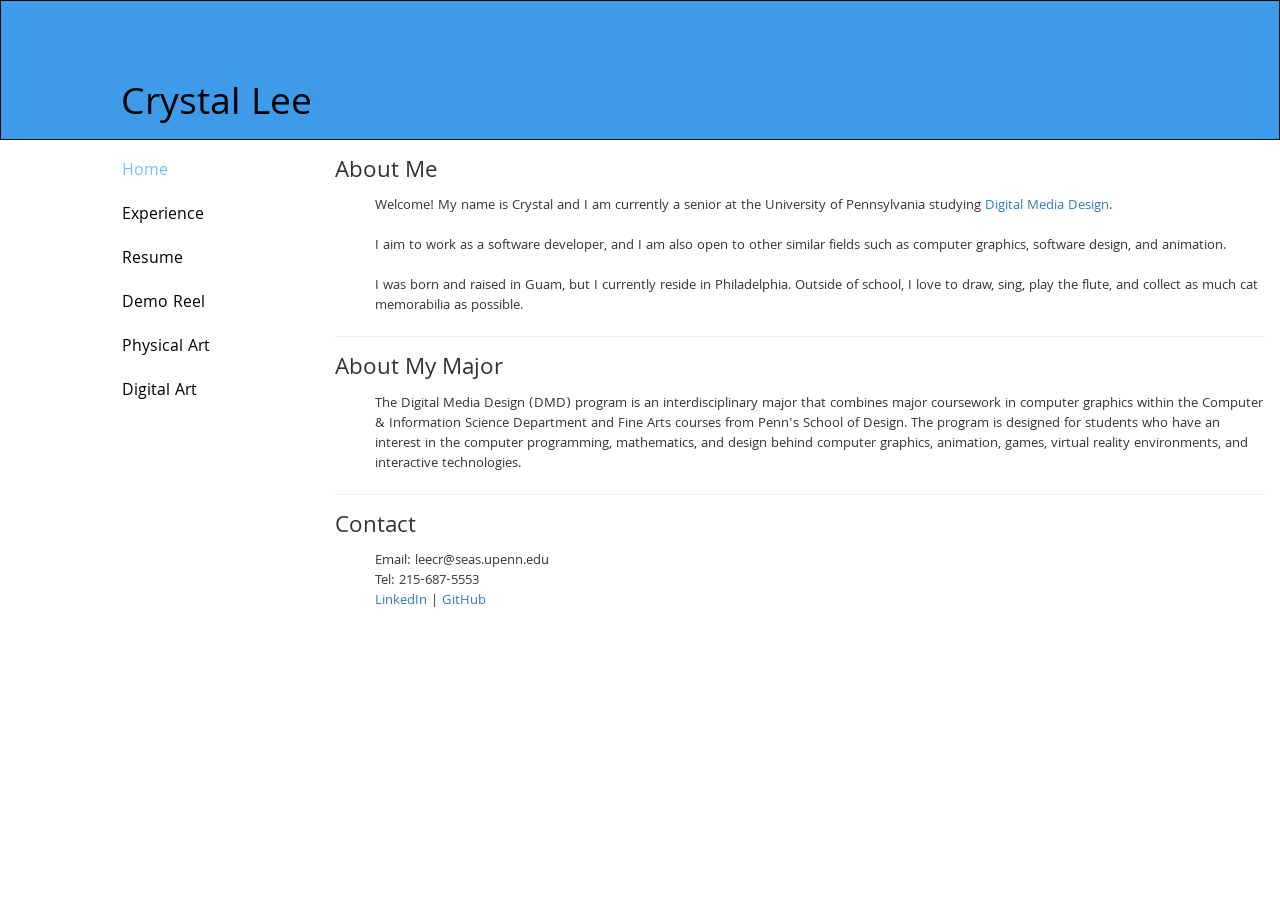
<file: index.html>
<!DOCTYPE html>
<html lang="en">
<head>
  <meta charset="utf-8">
    <meta http-equiv="X-UA-Compatible" content="IE=edge">
    <meta name="viewport" content="width=device-width, initial-scale=1">
    <!-- The above 3 meta tags *must* come first in the head; any other head content must come *after* these tags -->
    <meta name="description" content="">
    <meta name="author" content="">

  <title>Home</title>

  <!-- Bootstrap core CSS -->
  <link href="dist/css/bootstrap.min.css" rel="stylesheet">

  <!-- IE10 viewport hack for Surface/desktop Windows 8 bug -->
  <link href="assets/css/ie10-viewport-bug-workaround.css" rel="stylesheet">

  <!-- Custom styles for this template -->
  <link href="css/home.css" rel="stylesheet">
</head>
<body>

<nav class="navbar navbar-inverse" style="background-color: #3E9BE9;">
  <div class="container-fluid">
    <div class="navbar-header">
      <button type="button" class="navbar-toggle" data-toggle="collapse" data-target="#myNavbar">
        <span class="icon-bar"></span>
        <span class="icon-bar"></span>
        <span class="icon-bar"></span>                        
      </button>
      <a class="navbar-brand" href="#">Crystal Lee</a>
    </div>
    <!-- <div class="collapse navbar-collapse" id="myNavbar">
      <ul class="nav navbar-nav">
        <li class="active"><a href="#">Home</a></li>
        <li><a href="#">About</a></li>
        <li><a href="#">Projects</a></li>
        <li><a href="#">Contact</a></li>
      </ul>
    </div> -->
  </div>
</nav>
  
<div class="container-fluid text-center">    
  <div class="row content">
    <!-- <div class="col-sm-2 sidenav">
      <p><a href="#">Home</a></p>
      <p><a href="#">Coding Projects</a></p>
      <p><a href="#">Resume</a></p>
      <p><a href="#">Demo Reel</a></p>
      <p><a href="#">Physical Art</a></p>
      <p><a href="#">Digital Art</a></p>
    </div> -->
    <div class="col-sm-2 col-sm-offset-1 sidenav">
          <ul class="nav nav-sidebar">
            <li class="active"><a href="#">Home<span class="sr-only">(current)</span></a></li>
            <li><a href="projects.html">Experience</a></li>
            <li><a href="resume.pdf" target="_blank">Resume</a></li>
            <li><a href="demoreel.html">Demo Reel</a></li>
            <li><a href="physicalart.html">Physical Art</a></li>
            <li><a href="digitalart.html">Digital Art</a></li>
          </ul>
    </div>

    <div class="col-sm-9 text-left"> 
      <h3>About Me</h3>
      <p style="margin-left: 40px">Welcome! My name is Crystal and I am currently a senior at the University of Pennsylvania studying <a href="http://cg.cis.upenn.edu/dmd_program.html">Digital Media Design</a>.
        <br>
      <br>I aim to work as a software developer, and I am also open to other similar fields such as computer graphics, software design, and animation.
      <br>
      <br>I was born and raised in Guam, but I currently reside in Philadelphia. Outside of school, I love to draw, sing, play the flute, and collect as much cat memorabilia as possible.</p>
      <hr>
      <h3>About My Major</h3>
      <p style="margin-left: 40px">The Digital Media Design (DMD) program is an interdisciplinary major that combines major coursework in computer graphics within the Computer & Information Science Department and Fine Arts courses from Penn's School of Design. The program is designed for students who have an interest in the computer programming, mathematics, and design behind computer graphics, animation, games, virtual reality environments, and interactive technologies.
</p>
      <hr>
      <h3>Contact</h3>
      <p style="margin-left: 40px">Email: leecr@seas.upenn.edu
        <br>
        Tel: 215-687-5553
        <br>
        <a href="https://linkedin.com/in/crystal-lee-a27075135/">LinkedIn</a> | <a href="https://github.com/leecr97">GitHub</a></p>
    </div>
    <!-- <div class="col-sm-2 sidenav">
      <div class="well">
        <p>ADS</p>
      </div>
      <div class="well">
        <p>ADS</p>
      </div>
    </div> -->
  </div>
</div>

<!-- <footer class="container-fluid text-center">
  <p>Footer Text</p>
</footer> -->


</body>
</html>
</file>
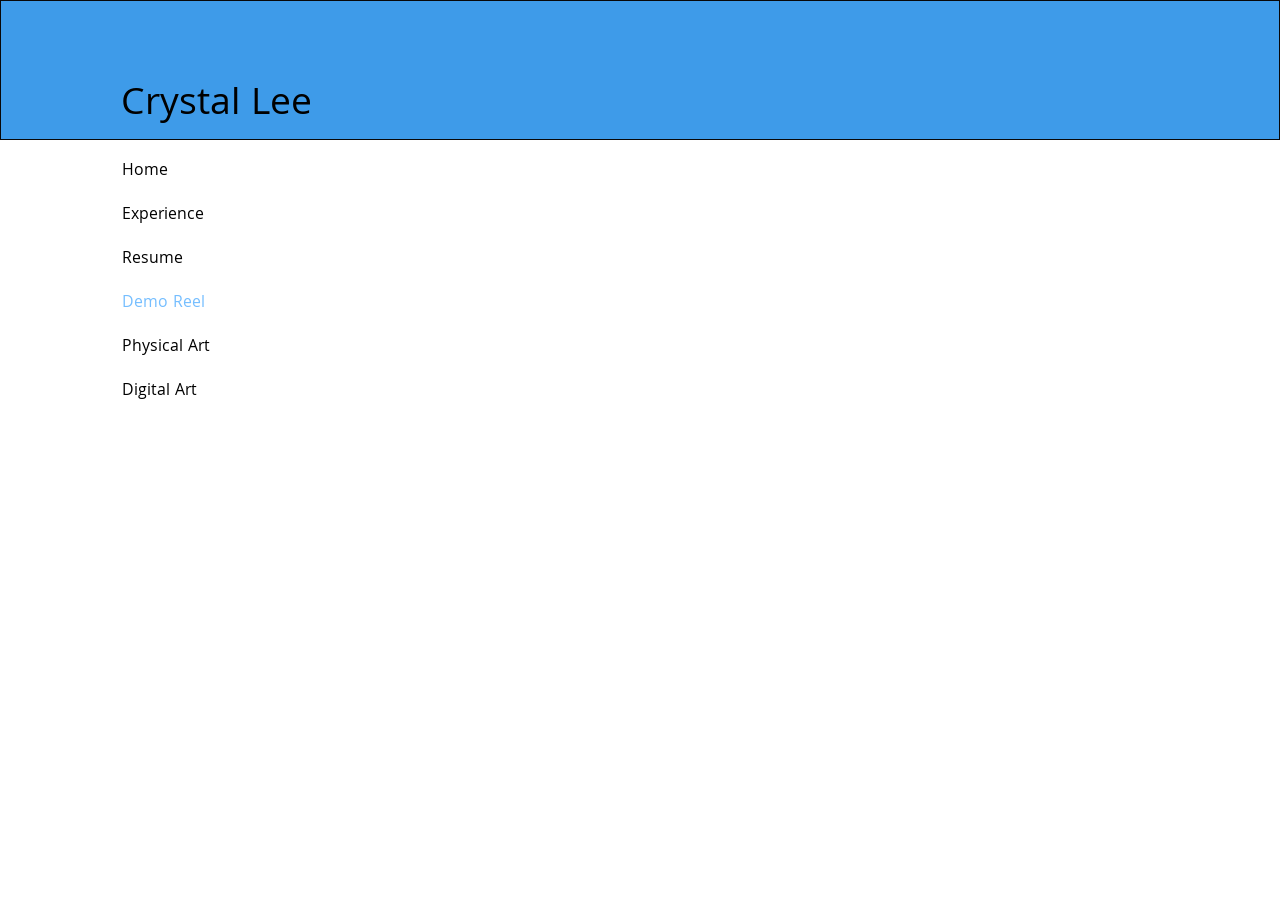
<file: demoreel.html>
<!DOCTYPE html>
<html lang="en">
<head>
  <meta charset="utf-8">
    <meta http-equiv="X-UA-Compatible" content="IE=edge">
    <meta name="viewport" content="width=device-width, initial-scale=1">
    <!-- The above 3 meta tags *must* come first in the head; any other head content must come *after* these tags -->
    <meta name="description" content="">
    <meta name="author" content="">

  <title>Demo Reel</title>

  <!-- Bootstrap core CSS -->
  <link href="dist/css/bootstrap.min.css" rel="stylesheet">

  <!-- IE10 viewport hack for Surface/desktop Windows 8 bug -->
  <link href="assets/css/ie10-viewport-bug-workaround.css" rel="stylesheet">

  <!-- Custom styles for this template -->
  <link href="css/home.css" rel="stylesheet">
</head>
<body>

<nav class="navbar navbar-inverse" style="background-color: #3E9BE9;">
  <div class="container-fluid">
    <div class="navbar-header">
      <button type="button" class="navbar-toggle" data-toggle="collapse" data-target="#myNavbar">
        <span class="icon-bar"></span>
        <span class="icon-bar"></span>
        <span class="icon-bar"></span>                        
      </button>
      <a class="navbar-brand" href="index.html">Crystal Lee</a>
    </div>
    <!-- <div class="collapse navbar-collapse" id="myNavbar">
      <ul class="nav navbar-nav">
        <li class="active"><a href="#">Home</a></li>
        <li><a href="#">About</a></li>
        <li><a href="#">Projects</a></li>
        <li><a href="#">Contact</a></li>
      </ul>
    </div> -->
  </div>
</nav>
  
<div class="container-fluid text-center">    
  <div class="row content">
    <!-- <div class="col-sm-2 sidenav">
      <p><a href="#">Home</a></p>
      <p><a href="#">Coding Projects</a></p>
      <p><a href="#">Resume</a></p>
      <p><a href="#">Demo Reel</a></p>
      <p><a href="#">Physical Art</a></p>
      <p><a href="#">Digital Art</a></p>
    </div> -->
    <div class="col-sm-2 col-sm-offset-1 sidenav">
          <ul class="nav nav-sidebar">
            <li><a href="index.html">Home</a></li>
            <li><a href="projects.html">Experience</a></li>
            <li><a href="resume.pdf" target="_blank">Resume</a></li>
            <li class="active"><a href="#">Demo Reel<span class="sr-only">(current)</span></a></li>
            <li><a href="physicalart.html">Physical Art</a></li>
            <li><a href="digitalart.html">Digital Art</a></li>
          </ul>
    </div>

<div class="col-sm-9 video">
  <br>
    <iframe src="https://player.vimeo.com/video/323376574" width="640" height="360" frameborder="0" webkitallowfullscreen mozallowfullscreen allowfullscreen></iframe>

</div>


    <!-- <div class="col-sm-2 sidenav">
      <div class="well">
        <p>ADS</p>
      </div>
      <div class="well">
        <p>ADS</p>
      </div>
    </div> -->
  </div>
</div>

<!-- <footer class="container-fluid text-center">
  <p>Footer Text</p>
</footer> -->


</body>
</html>
</file>
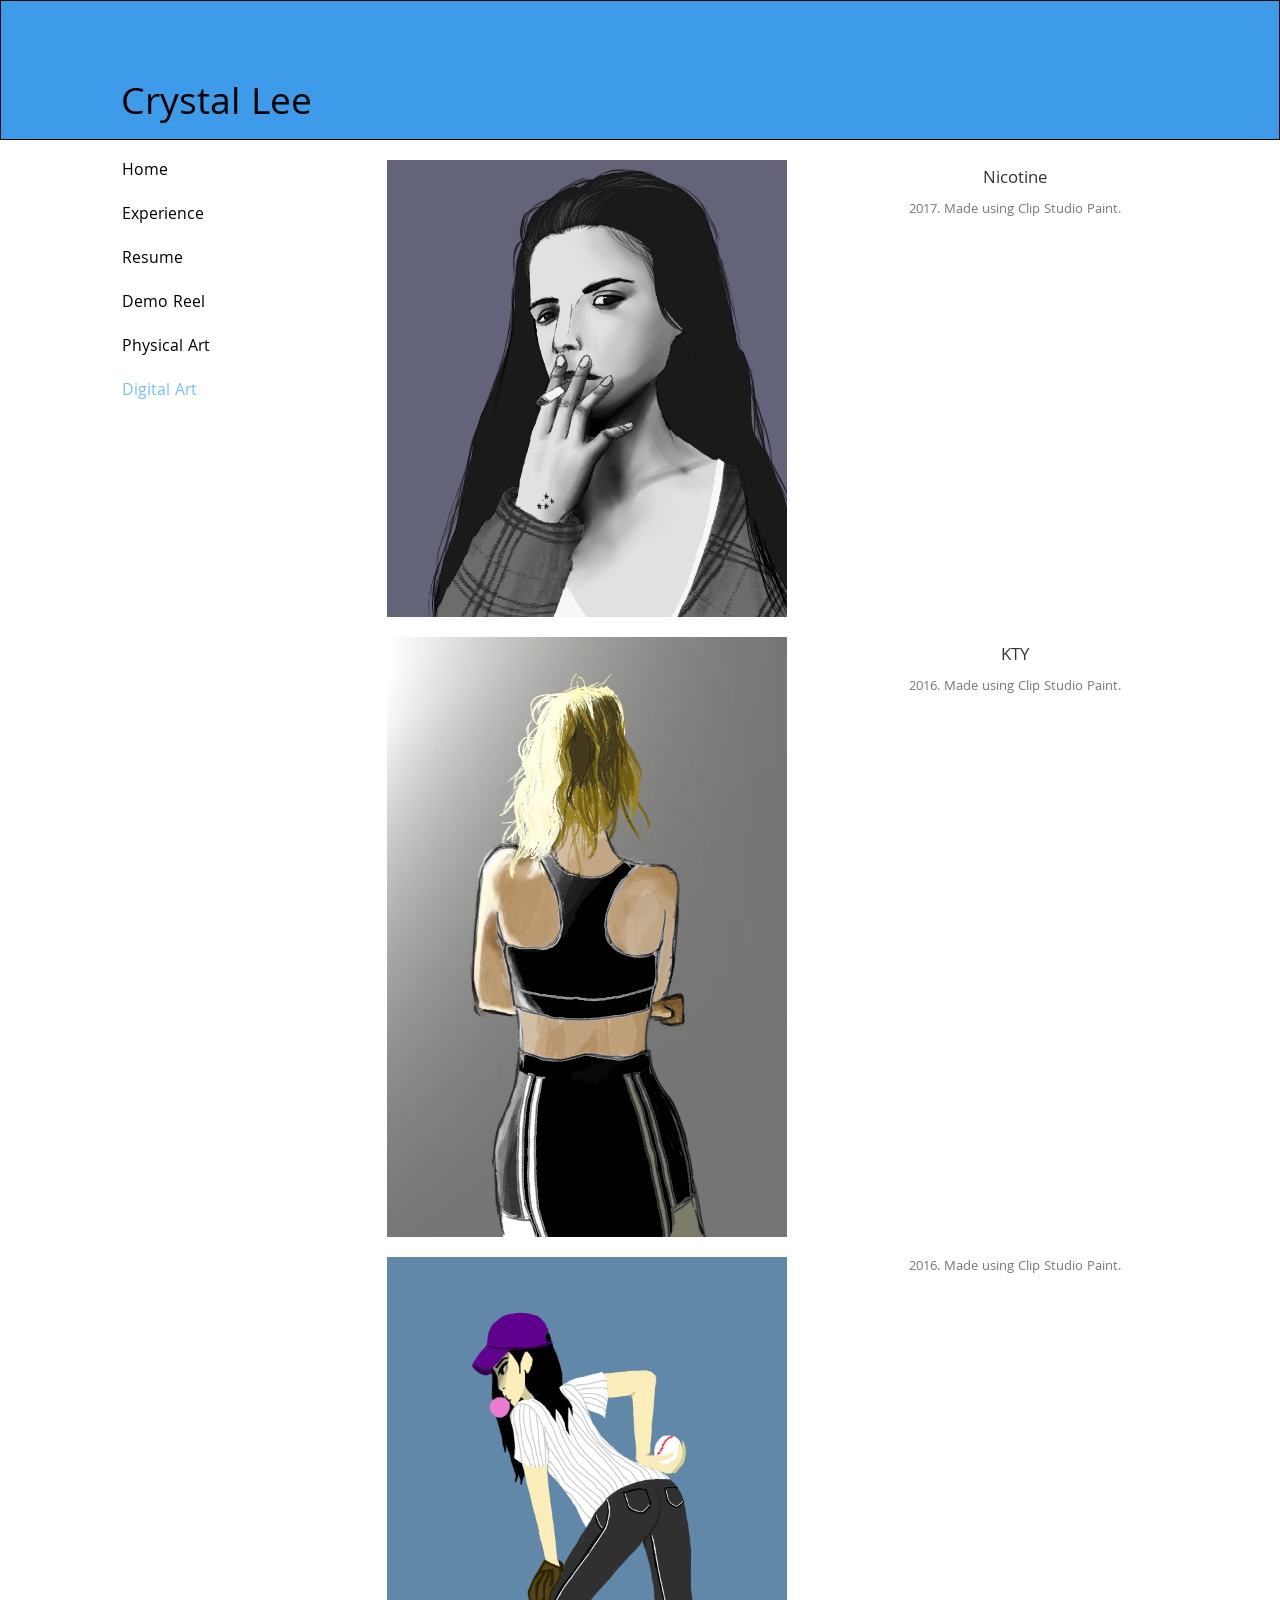
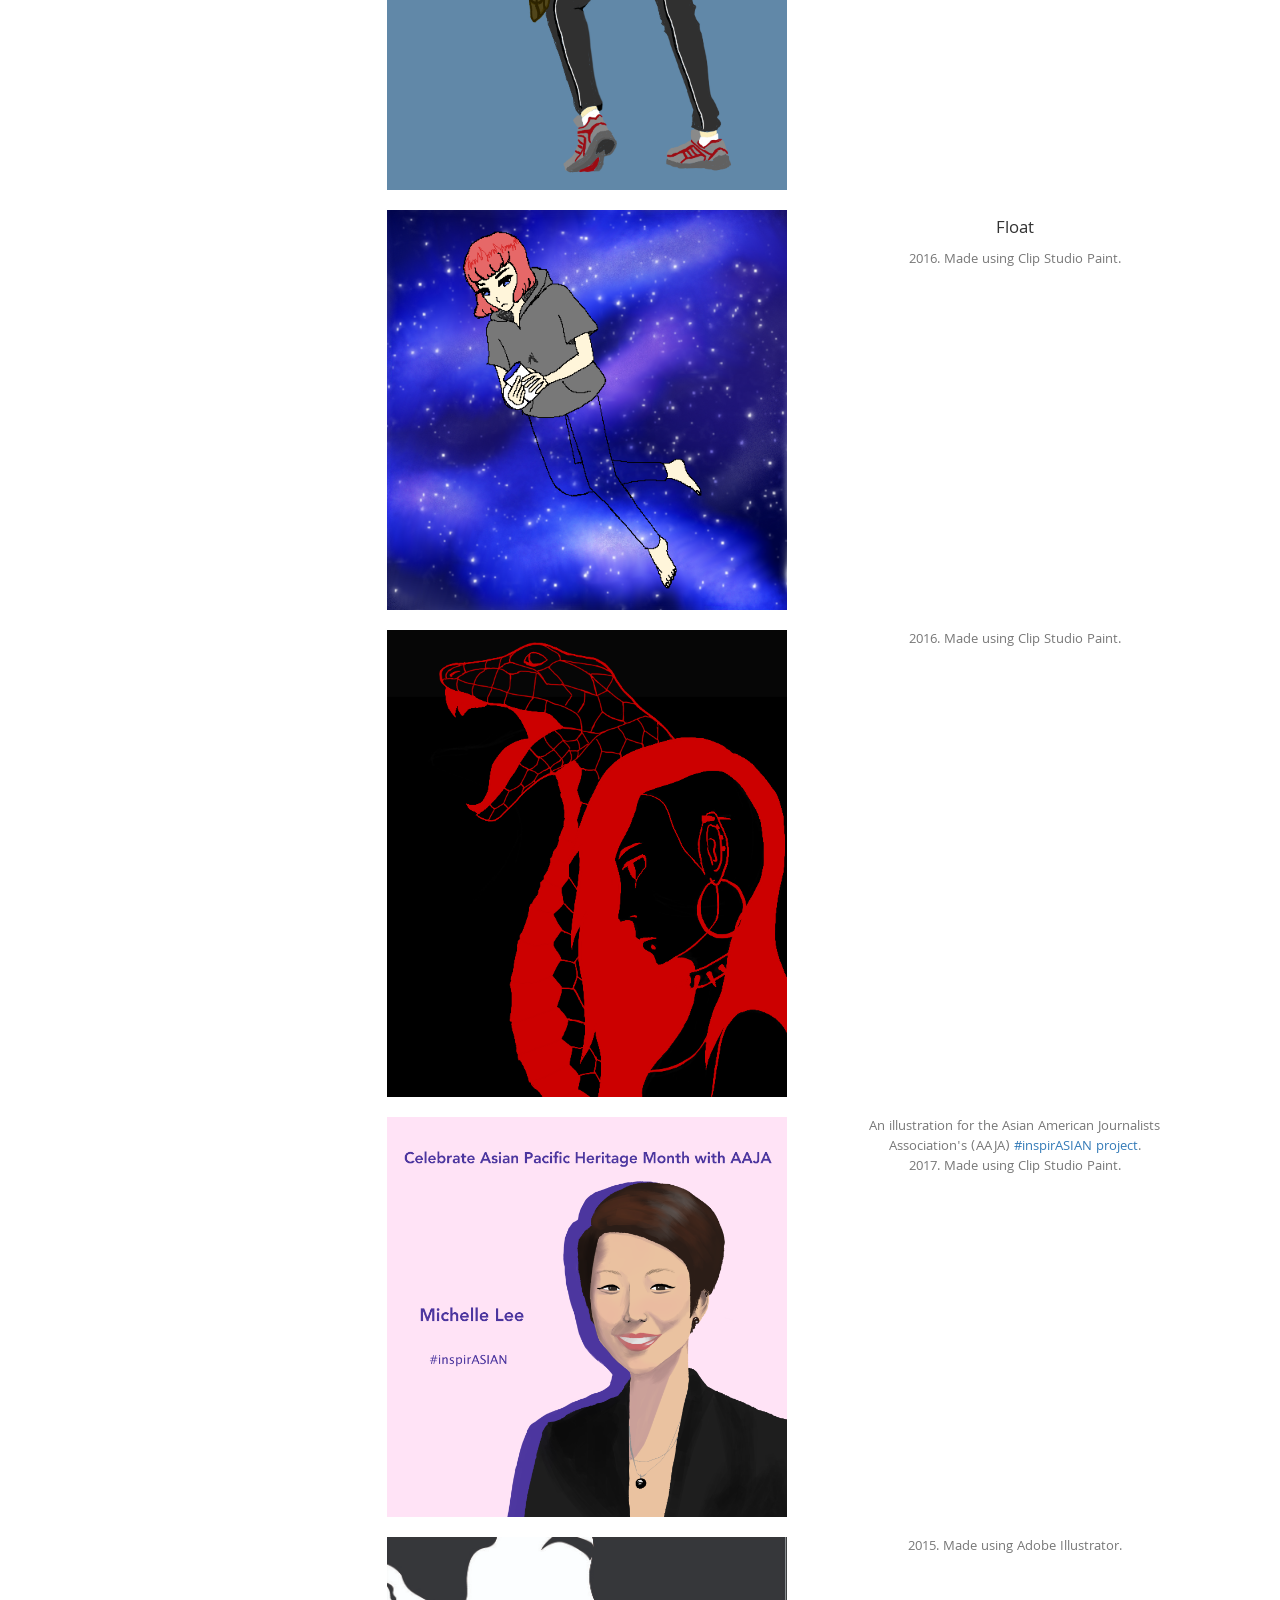
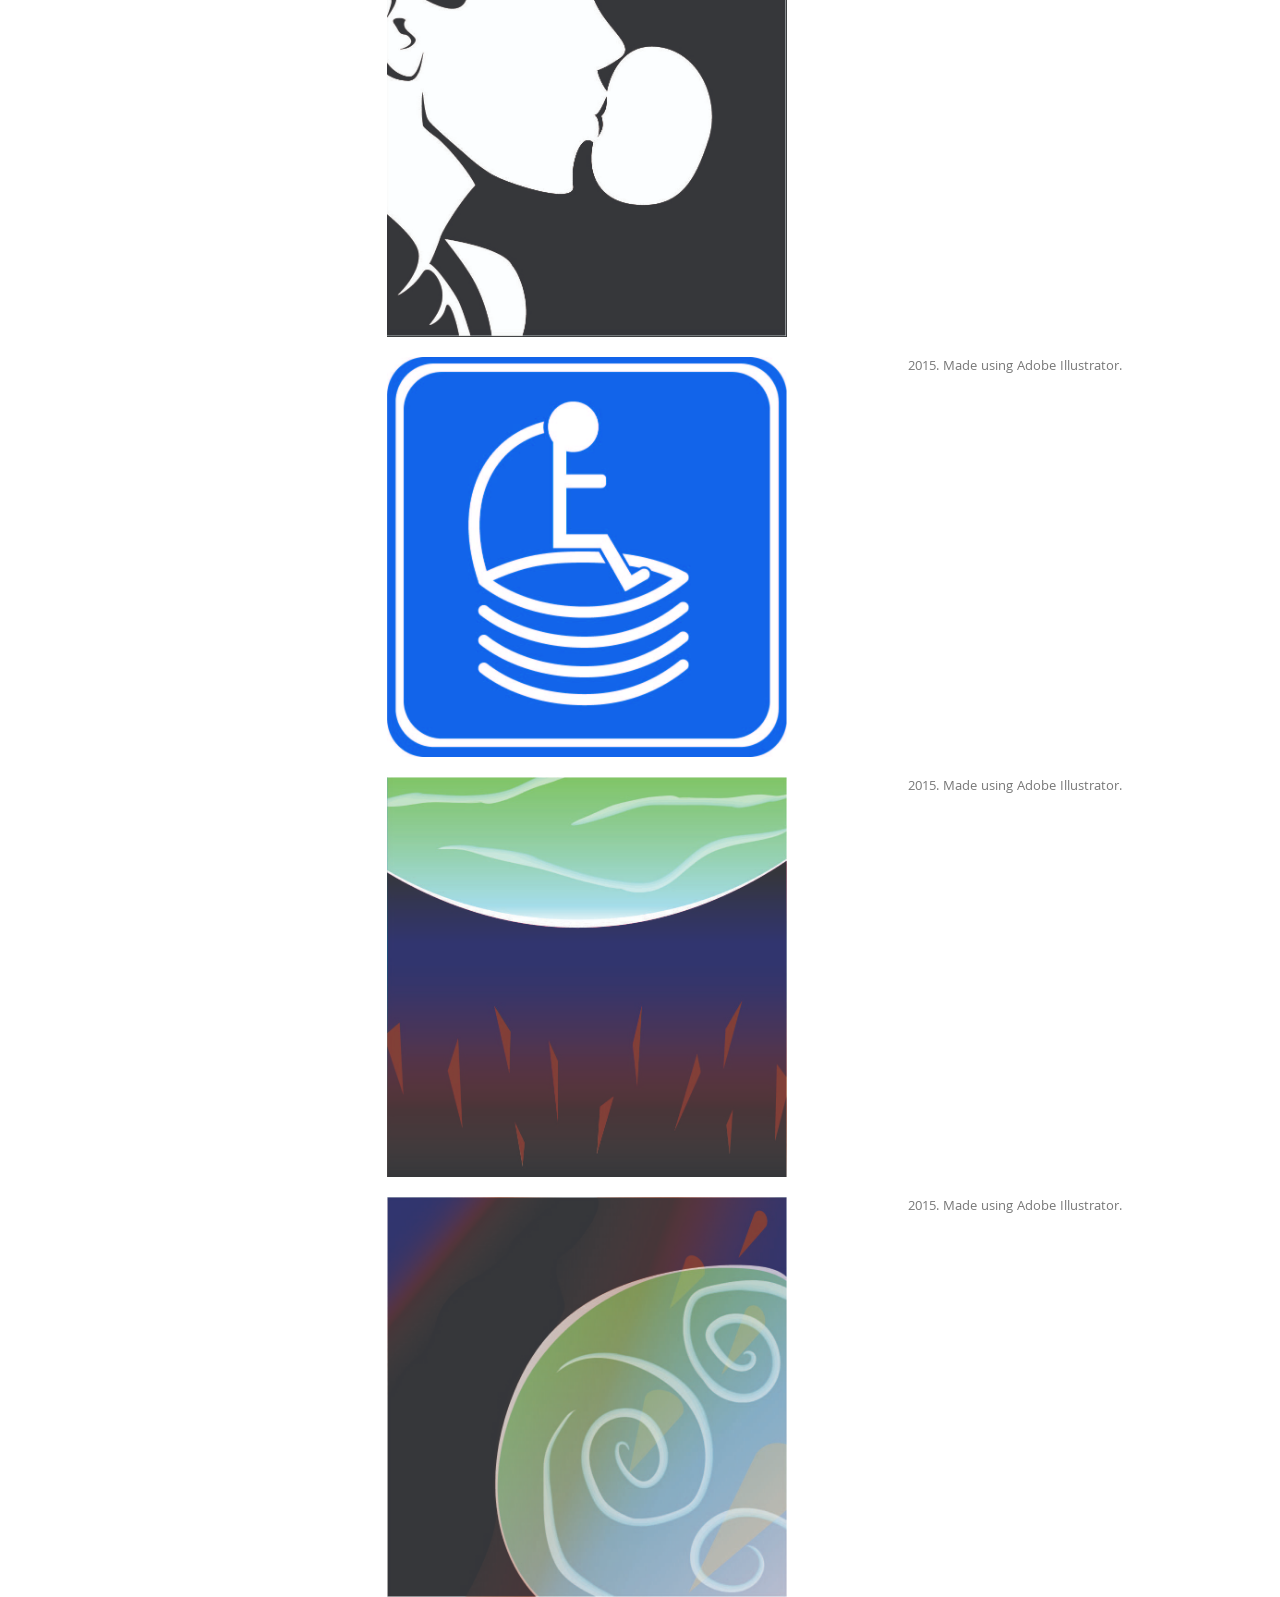
<file: digitalart.html>
<!DOCTYPE html>
<html lang="en">
<head>
  <meta charset="utf-8">
    <meta http-equiv="X-UA-Compatible" content="IE=edge">
    <meta name="viewport" content="width=device-width, initial-scale=1">
    <!-- The above 3 meta tags *must* come first in the head; any other head content must come *after* these tags -->
    <meta name="description" content="">
    <meta name="author" content="">

  <title>Digital Art</title>

  <!-- Bootstrap core CSS -->
  <link href="dist/css/bootstrap.min.css" rel="stylesheet">

  <!-- IE10 viewport hack for Surface/desktop Windows 8 bug -->
  <link href="assets/css/ie10-viewport-bug-workaround.css" rel="stylesheet">

  <!-- Custom styles for this template -->
  <link href="css/home.css" rel="stylesheet">
</head>
<body>

<nav class="navbar navbar-inverse" style="background-color: #3E9BE9;">
  <div class="container-fluid">
    <div class="navbar-header">
      <button type="button" class="navbar-toggle" data-toggle="collapse" data-target="#myNavbar">
        <span class="icon-bar"></span>
        <span class="icon-bar"></span>
        <span class="icon-bar"></span>                        
      </button>
      <a class="navbar-brand" href="index.html">Crystal Lee</a>
    </div>
    <!-- <div class="collapse navbar-collapse" id="myNavbar">
      <ul class="nav navbar-nav">
        <li class="active"><a href="#">Home</a></li>
        <li><a href="#">About</a></li>
        <li><a href="#">Projects</a></li>
        <li><a href="#">Contact</a></li>
      </ul>
    </div> -->
  </div>
</nav>
  
<div class="container-fluid text-center">    
  <div class="row content">
    <!-- <div class="col-sm-2 sidenav">
      <p><a href="#">Home</a></p>
      <p><a href="#">Coding Projects</a></p>
      <p><a href="#">Resume</a></p>
      <p><a href="#">Demo Reel</a></p>
      <p><a href="#">Physical Art</a></p>
      <p><a href="#">Digital Art</a></p>
    </div> -->
    <div class="col-sm-2 col-sm-offset-1 sidenav">
          <ul class="nav nav-sidebar">
            <li><a href="index.html">Home</a></li>
            <li><a href="projects.html">Experience</a></li>
            <li><a href="resume.pdf" target="_blank">Resume</a></li>
            <li><a href="demoreel.html">Demo Reel</a></li>
            <li><a href="physicalart.html">Physical Art</a></li>
            <li class="active"><a href="#">Digital Art<span class="sr-only">(current)</span></a></li>
          </ul>
    </div>

    <div class="col-sm-9 artlist">
      <div class="container">
        <div class="col-sm-5 img">
          <br>
          <img src="images/nicotine.png" alt="HTML5 Icon" style="width:400px;">
        </div>
        <div class="col-sm-4 description">
          <br>
          <h4>Nicotine</h4>
          <span class="text-muted">2017. Made using Clip Studio Paint.</span>
        </div>
      </div>

      <div class="container">
        <div class="col-sm-5 img">
          <br>
          <img src="images/kty.png" alt="HTML5 Icon" style="width:400px;">
        </div>
        <div class="col-sm-4 description">
          <br>
          <h4>KTY</h4>
          <span class="text-muted">2016. Made using Clip Studio Paint.</span>
        </div>
      </div>

      <div class="container">
        <div class="col-sm-5 img">
          <br>
          <img src="images/besbaw.png" alt="HTML5 Icon" style="width:400px;">
        </div>
        <div class="col-sm-4 description">
          <br>
          <span class="text-muted">2016. Made using Clip Studio Paint.</span>
        </div>
      </div>

      <div class="container">
        <div class="col-sm-5 img">
          <br>
          <img src="images/float.png" alt="HTML5 Icon" style="width:400px;">
        </div>
        <div class="col-sm-4 description">
          <br>
          <h4>Float</h4>
          <span class="text-muted">2016. Made using Clip Studio Paint.</span>
        </div>
      </div>

      <div class="container">
        <div class="col-sm-5 img">
          <br>
          <img src="images/snek.png" alt="HTML5 Icon" style="width:400px;">
        </div>
        <div class="col-sm-4 description">
          <br>
          <span class="text-muted">2016. Made using Clip Studio Paint.</span>
        </div>
      </div>

      <div class="container">
        <div class="col-sm-5 img">
          <br>
          <img src="images/unnie.png" alt="HTML5 Icon" style="width:400px;">
        </div>
        <div class="col-sm-4 description">
          <br>
          <span class="text-muted">An illustration for the Asian American Journalists Association's (AAJA) <a href="http://www.aaja.org/apa-heritage-month-2017">#inspirASIAN project</a>.</span>
          <br><span class="text-muted">2017. Made using Clip Studio Paint.</span>
        </div>
      </div>

      <div class="container">
        <div class="col-sm-5 img">
          <br>
          <img src="images/project_1_1.jpg" alt="HTML5 Icon" style="width:400px;">
        </div>
        <div class="col-sm-4 description">
          <br>
          <span class="text-muted">2015. Made using Adobe Illustrator.</span>
        </div>
      </div>

      <div class="container">
        <div class="col-sm-5 img">
          <br>
          <img src="images/project_1_2.jpg" alt="HTML5 Icon" style="width:400px;">
        </div>
        <div class="col-sm-4 description">
          <br>
          <span class="text-muted">2015. Made using Adobe Illustrator.</span>
        </div>
      </div>

      <div class="container">
        <div class="col-sm-5 img">
          <br>
          <img src="images/project_1_3.jpg" alt="HTML5 Icon" style="width:400px;">
        </div>
        <div class="col-sm-4 description">
          <br>
          <span class="text-muted">2015. Made using Adobe Illustrator.</span>
        </div>
      </div>

      <div class="container">
        <div class="col-sm-5 img">
          <br>
          <img src="images/project_1_3 2.jpg" alt="HTML5 Icon" style="width:400px;">
        </div>
        <div class="col-sm-4 description">
          <br>
          <span class="text-muted">2015. Made using Adobe Illustrator.</span>
        </div>
      </div>
</div>

    <!-- <div class="col-sm-2 sidenav">
      <div class="well">
        <p>ADS</p>
      </div>
      <div class="well">
        <p>ADS</p>
      </div>
    </div> -->
  </div>
</div>

<!-- <footer class="container-fluid text-center">
  <p>Footer Text</p>
</footer> -->


</body>
</html>
</file>
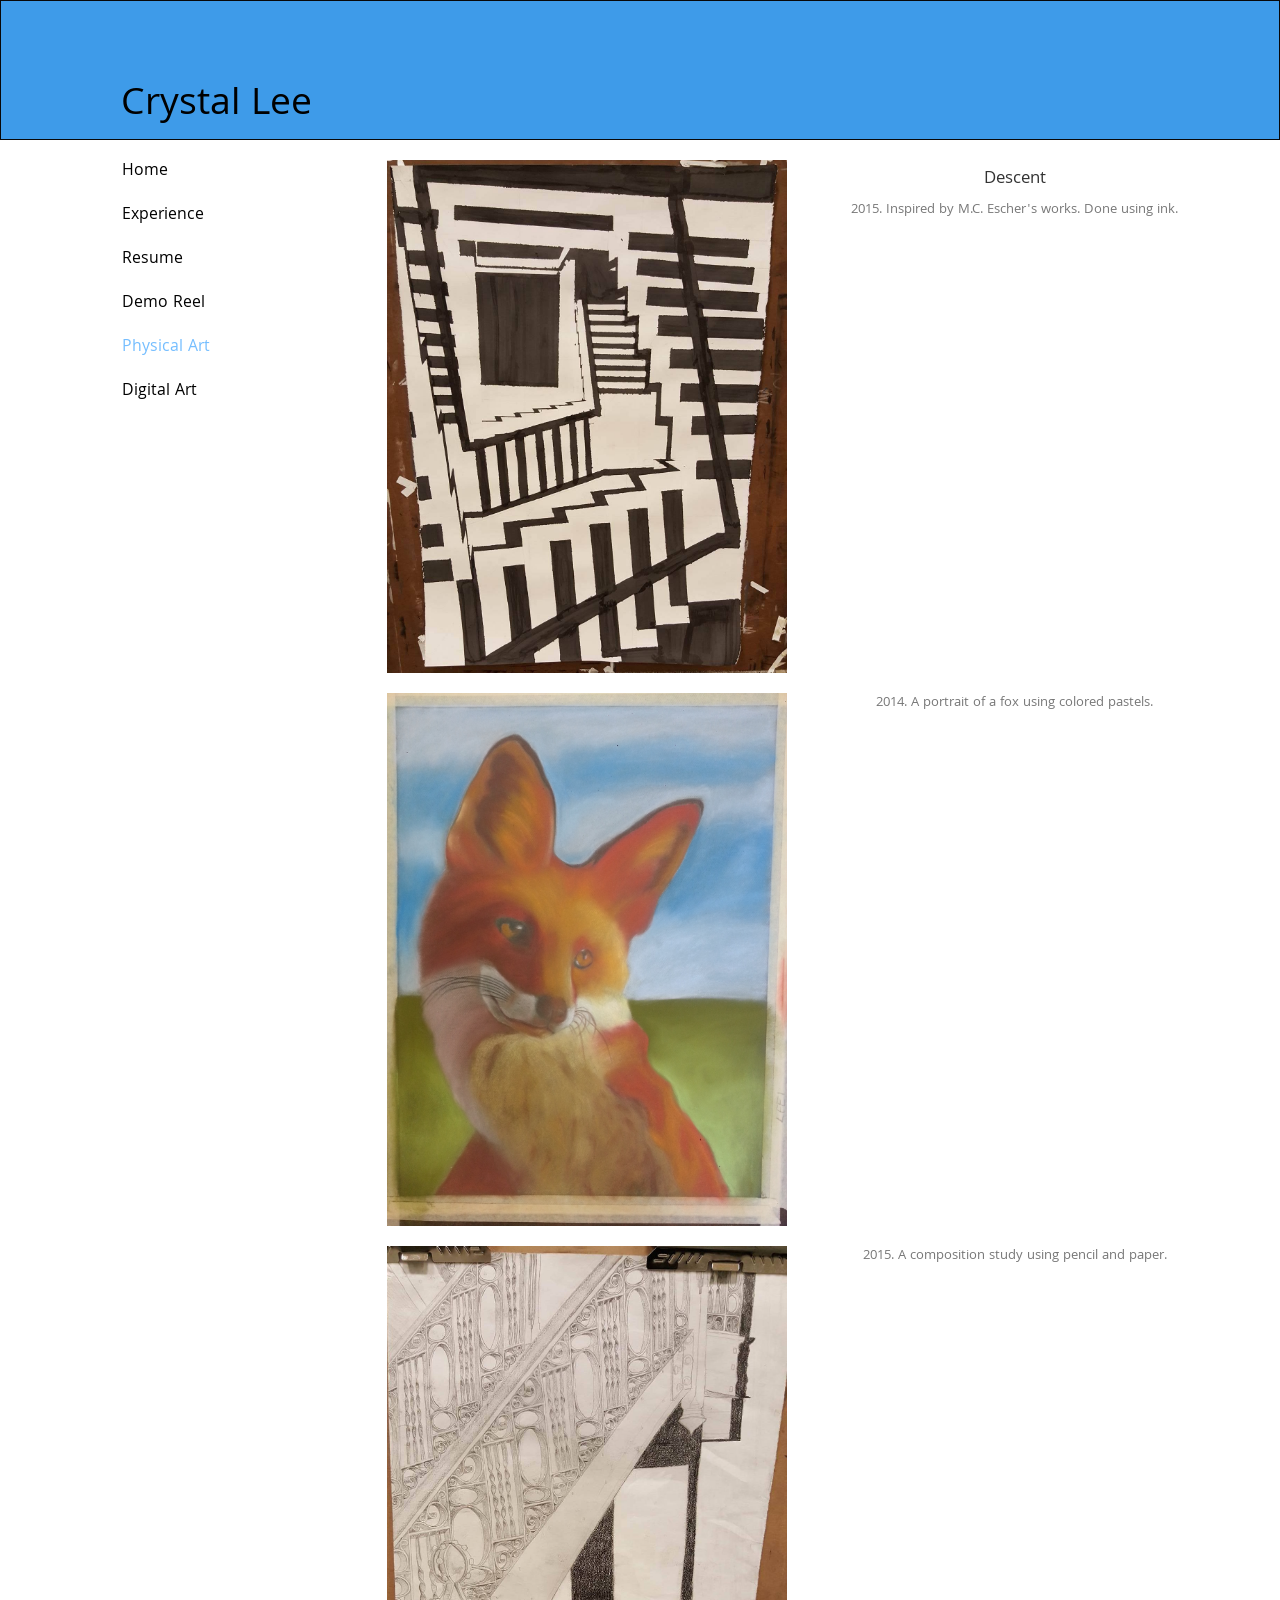
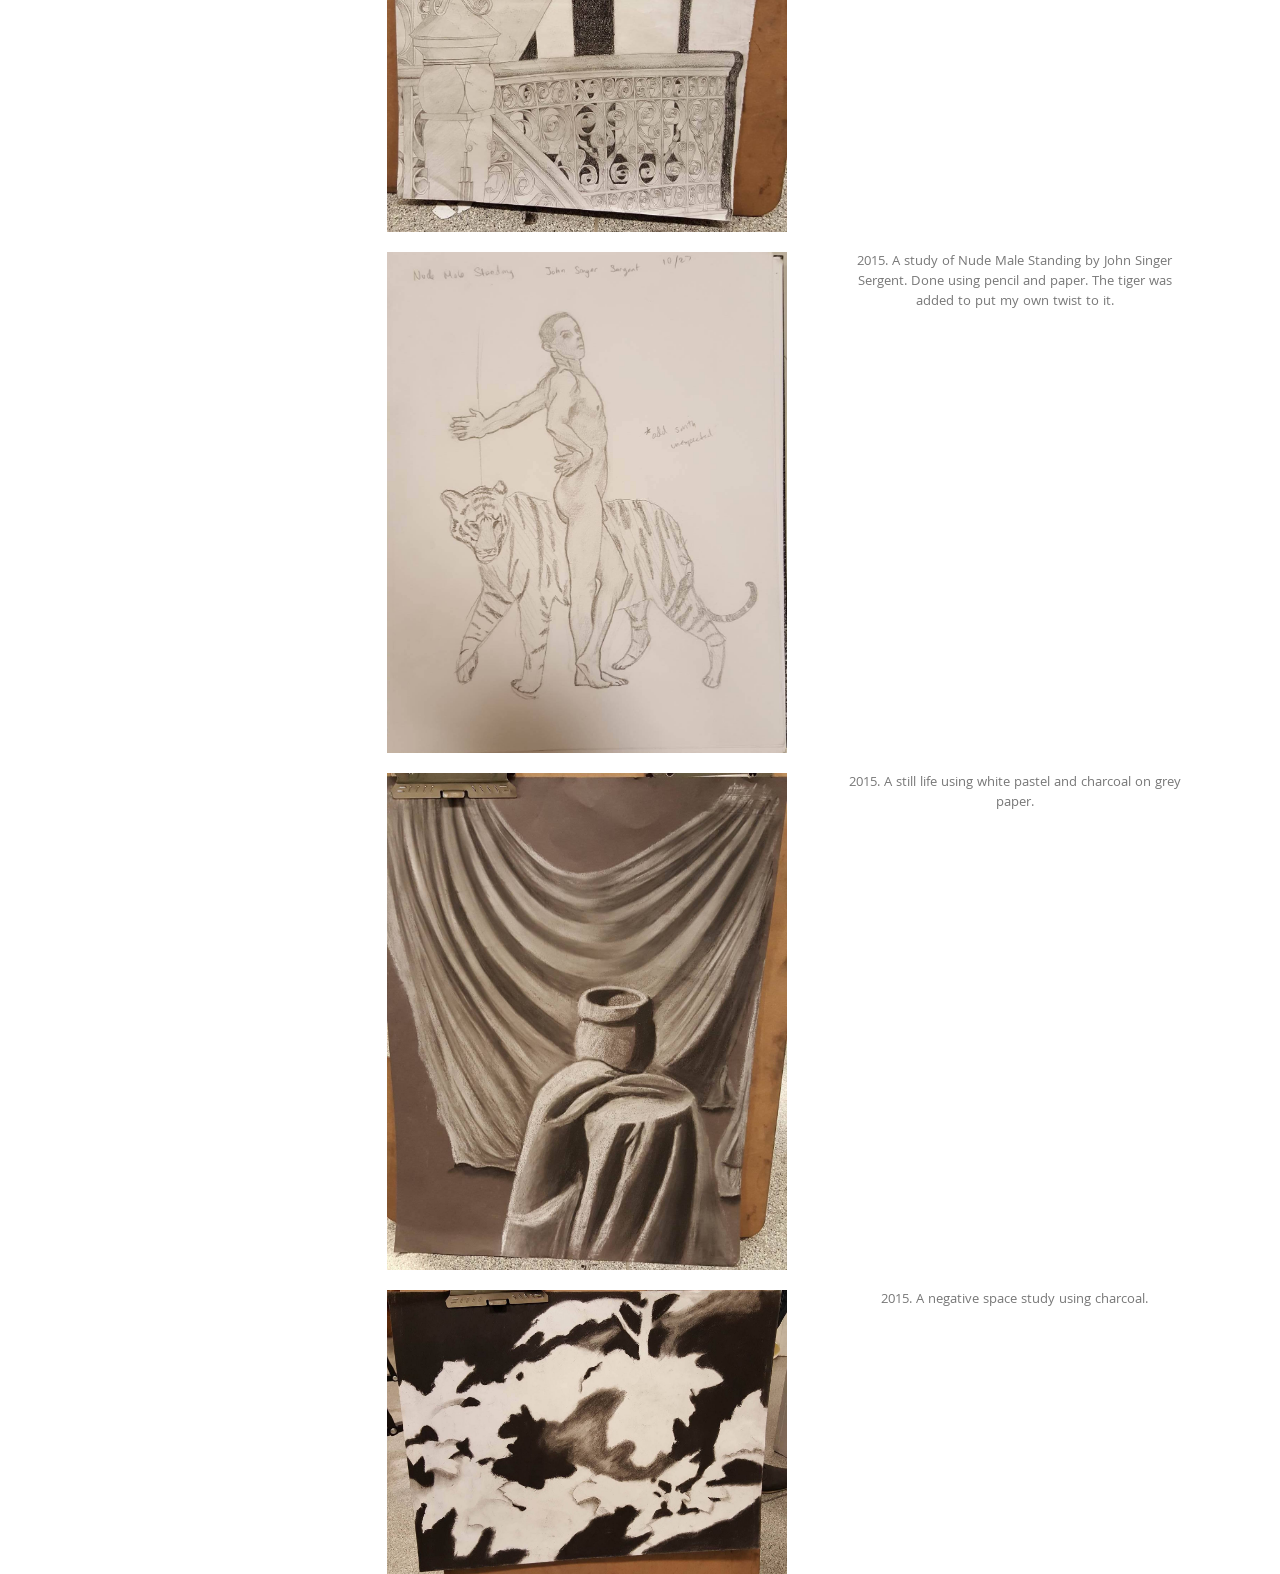
<file: physicalart.html>
<!DOCTYPE html>
<html lang="en">
<head>
  <meta charset="utf-8">
    <meta http-equiv="X-UA-Compatible" content="IE=edge">
    <meta name="viewport" content="width=device-width, initial-scale=1">
    <!-- The above 3 meta tags *must* come first in the head; any other head content must come *after* these tags -->
    <meta name="description" content="">
    <meta name="author" content="">

  <title>Physical Art</title>

  <!-- Bootstrap core CSS -->
  <link href="dist/css/bootstrap.min.css" rel="stylesheet">

  <!-- IE10 viewport hack for Surface/desktop Windows 8 bug -->
  <link href="assets/css/ie10-viewport-bug-workaround.css" rel="stylesheet">

  <!-- Custom styles for this template -->
  <link href="css/home.css" rel="stylesheet">
</head>
<body>

<nav class="navbar navbar-inverse" style="background-color: #3E9BE9;">
  <div class="container-fluid">
    <div class="navbar-header">
      <button type="button" class="navbar-toggle" data-toggle="collapse" data-target="#myNavbar">
        <span class="icon-bar"></span>
        <span class="icon-bar"></span>
        <span class="icon-bar"></span>                        
      </button>
      <a class="navbar-brand" href="index.html">Crystal Lee</a>
    </div>
    <!-- <div class="collapse navbar-collapse" id="myNavbar">
      <ul class="nav navbar-nav">
        <li class="active"><a href="#">Home</a></li>
        <li><a href="#">About</a></li>
        <li><a href="#">Projects</a></li>
        <li><a href="#">Contact</a></li>
      </ul>
    </div> -->
  </div>
</nav>
  
<div class="container-fluid text-center">    
  <div class="row content">
    <!-- <div class="col-sm-2 sidenav">
      <p><a href="#">Home</a></p>
      <p><a href="#">Coding Projects</a></p>
      <p><a href="#">Resume</a></p>
      <p><a href="#">Demo Reel</a></p>
      <p><a href="#">Physical Art</a></p>
      <p><a href="#">Digital Art</a></p>
    </div> -->
    <div class="col-sm-2 col-sm-offset-1 sidenav">
          <ul class="nav nav-sidebar">
            <li><a href="index.html">Home</a></li>
            <li><a href="projects.html">Experience</a></li>
            <li><a href="resume.pdf" target="_blank">Resume</a></li>
            <li><a href="demoreel.html">Demo Reel</a></li>
            <li class="active"><a href="#">Physical Art<span class="sr-only">(current)</span></a></li>
            <li><a href="digitalart.html">Digital Art</a></li>
          </ul>
    </div>

    <div class="col-sm-9 artlist">
      <div class="container">
        <div class="col-sm-5 img">
          <br>
          <img src="images/descent.jpg" alt="HTML5 Icon" style="width:400px;">
        </div>
        <div class="col-sm-4 description">
          <br>
          <h4>Descent</h4>
          <span class="text-muted">2015. Inspired by M.C. Escher's works. Done using ink.</span>
        </div>
      </div>

      <div class="container">
        <div class="col-sm-5 img">
          <br>
          <img src="images/fox.jpg" alt="HTML5 Icon" style="width:400px;">
        </div>
        <div class="col-sm-4 description">
          <br>
          <span class="text-muted">2014. A portrait of a fox using colored pastels.</span>
        </div>
      </div>

      <div class="container">
        <div class="col-sm-5 img">
          <br>
          <img src="images/composition.jpg" alt="HTML5 Icon" style="width:400px;">
        </div>
        <div class="col-sm-4 description">
          <br>
          <span class="text-muted">2015. A composition study using pencil and paper.</span>
        </div>
      </div>

      <div class="container">
        <div class="col-sm-5 img">
          <br>
          <img src="images/nude.jpg" alt="HTML5 Icon" style="width:400px;">
        </div>
        <div class="col-sm-4 description">
          <br>
          <span class="text-muted">2015. A study of Nude Male Standing by John Singer Sergent. Done using pencil and paper. The tiger was added to put my own twist to it.</span>
        </div>
      </div>

      <div class="container">
        <div class="col-sm-5 img">
          <br>
          <img src="images/still.jpg" alt="HTML5 Icon" style="width:400px;">
        </div>
        <div class="col-sm-4 description">
          <br>
          <span class="text-muted">2015. A still life using white pastel and charcoal on grey paper.</span>
        </div>
      </div>

      <div class="container">
        <div class="col-sm-5 img">
          <br>
          <img src="images/negative.jpg" alt="HTML5 Icon" style="width:400px;">
        </div>
        <div class="col-sm-4 description">
          <br>
          <span class="text-muted">2015. A negative space study using charcoal.</span>
        </div>
      </div>
</div>

    <!-- <div class="col-sm-2 sidenav">
      <div class="well">
        <p>ADS</p>
      </div>
      <div class="well">
        <p>ADS</p>
      </div>
    </div> -->
  </div>
</div>

<!-- <footer class="container-fluid text-center">
  <p>Footer Text</p>
</footer> -->


</body>
</html>
</file>
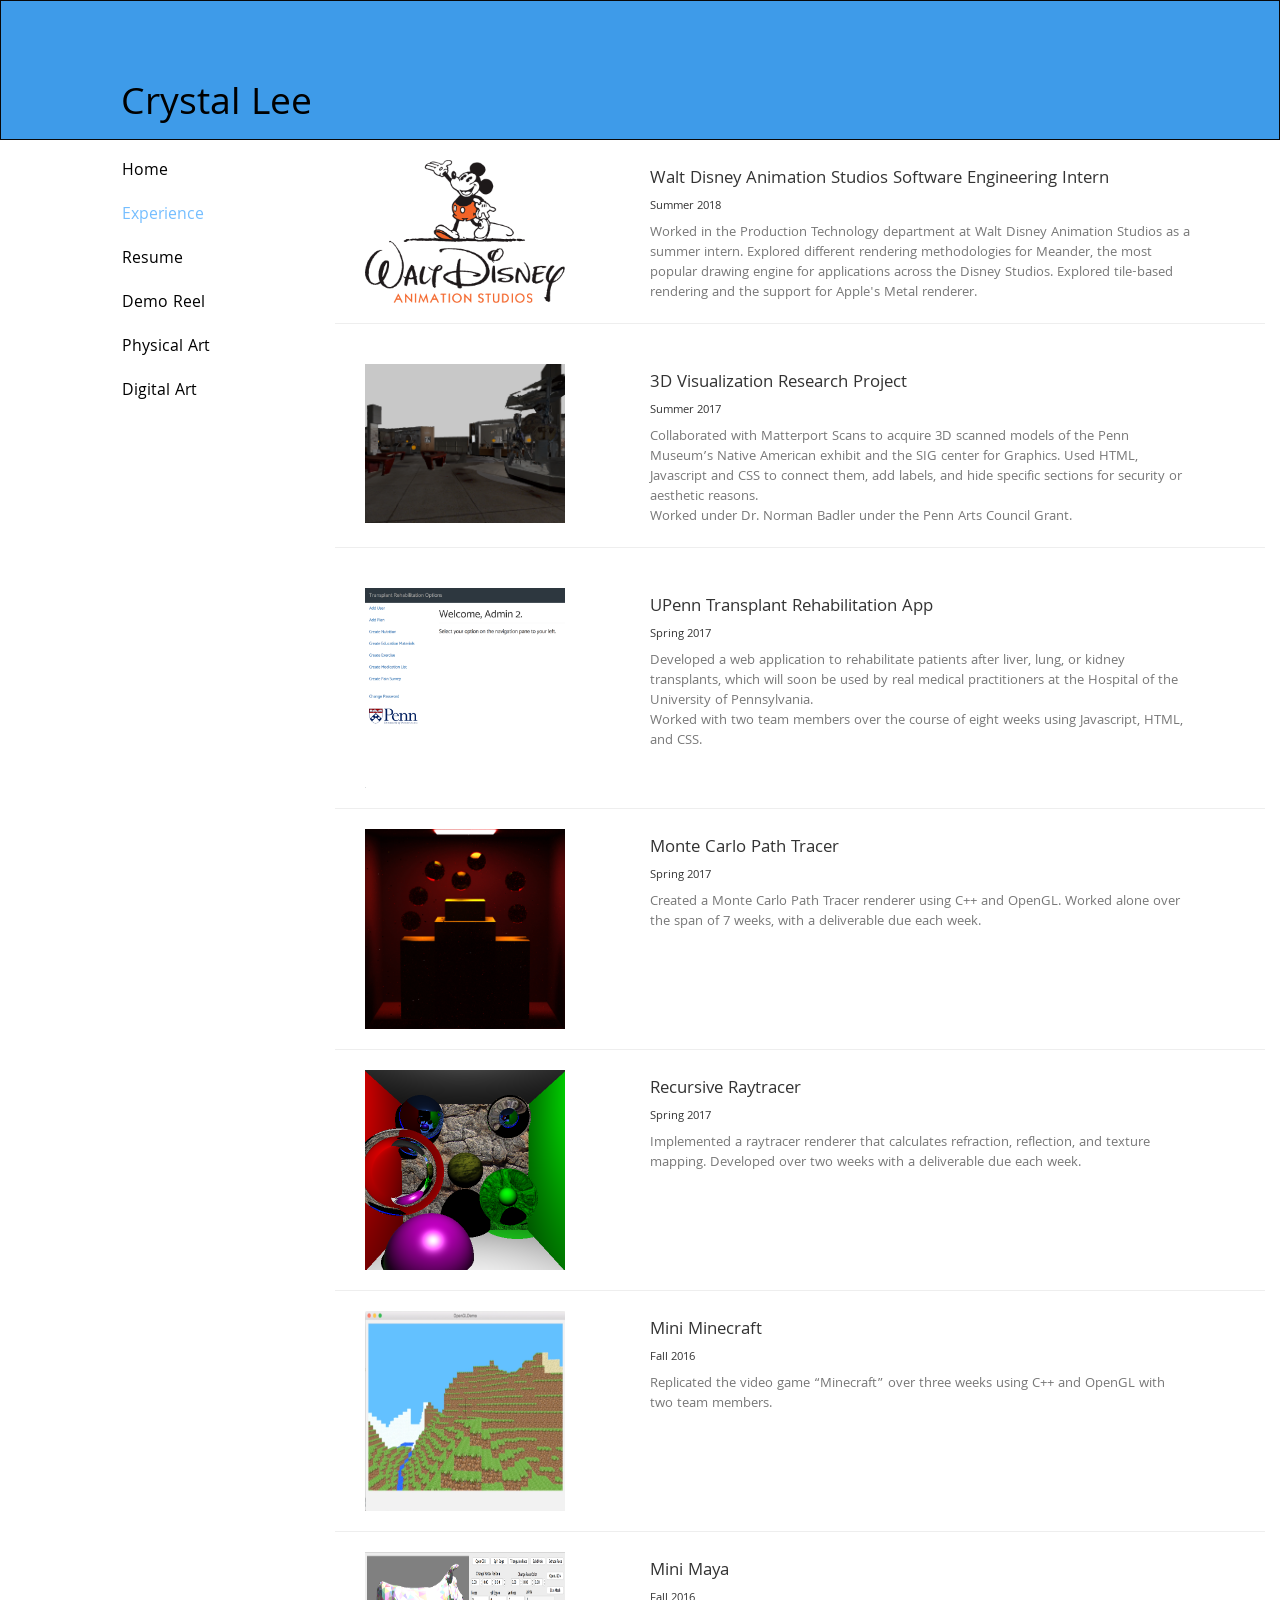
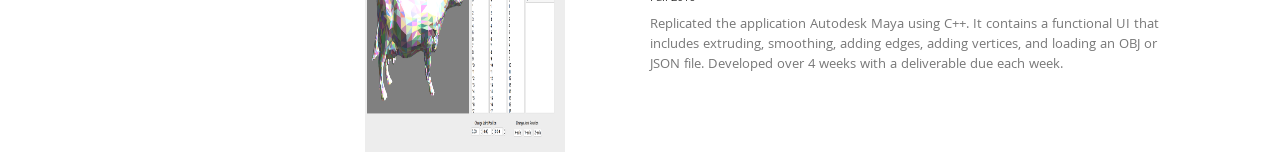
<file: projects.html>
<!DOCTYPE html>
<html lang="en">
<head>
  <meta charset="utf-8">
    <meta http-equiv="X-UA-Compatible" content="IE=edge">
    <meta name="viewport" content="width=device-width, initial-scale=1">
    <!-- The above 3 meta tags *must* come first in the head; any other head content must come *after* these tags -->
    <meta name="description" content="">
    <meta name="author" content="">

  <title>Experience</title>

  <!-- Bootstrap core CSS -->
  <link href="dist/css/bootstrap.min.css" rel="stylesheet">

  <!-- IE10 viewport hack for Surface/desktop Windows 8 bug -->
  <link href="assets/css/ie10-viewport-bug-workaround.css" rel="stylesheet">

  <!-- Custom styles for this template -->
  <link href="css/home.css" rel="stylesheet">
</head>
<body>

<nav class="navbar navbar-inverse" style="background-color: #3E9BE9;">
  <div class="container-fluid">
    <div class="navbar-header">
      <button type="button" class="navbar-toggle" data-toggle="collapse" data-target="#myNavbar">
        <span class="icon-bar"></span>
        <span class="icon-bar"></span>
        <span class="icon-bar"></span>                        
      </button>
      <a class="navbar-brand" href="index.html">Crystal Lee</a>
    </div>
    <!-- <div class="collapse navbar-collapse" id="myNavbar">
      <ul class="nav navbar-nav">
        <li class="active"><a href="#">Home</a></li>
        <li><a href="#">About</a></li>
        <li><a href="#">Projects</a></li>
        <li><a href="#">Contact</a></li>
      </ul>
    </div> -->
  </div>
</nav>
  
<div class="container-fluid text-center">    
  <div class="row content">
    <!-- <div class="col-sm-2 sidenav">
      <p><a href="#">Home</a></p>
      <p><a href="#">Coding Projects</a></p>
      <p><a href="#">Resume</a></p>
      <p><a href="#">Demo Reel</a></p>
      <p><a href="#">Physical Art</a></p>
      <p><a href="#">Digital Art</a></p>
    </div> -->
    <div class="col-sm-2 col-sm-offset-1 sidenav">
          <ul class="nav nav-sidebar">
            <li><a href="index.html">Home</a></li>
            <li class="active"><a href="#">Experience<span class="sr-only">(current)</span></a></li>
            <li><a href="resume.pdf" target="_blank">Resume</a></li>
            <li><a href="demoreel.html">Demo Reel</a></li>
            <li><a href="physicalart.html">Physical Art</a></li>
            <li><a href="digitalart.html">Digital Art</a></li>
          </ul>
    </div>

    <div class="col-sm-9 projectlist">
      <div class="container">
        <div class="col-sm-3 nameandimage">
          <br>
          <img src="images/disney.png" alt="HTML5 Icon" style="width:200px;">
        </div>
        <div class="col-sm-6 description">
          <br>
          <h4>Walt Disney Animation Studios Software Engineering Intern</h4>
          <h6>Summer 2018</h6>
          <span class="text-muted">Worked in the Production Technology department at Walt Disney Animation Studios as a summer intern. Explored different rendering methodologies for Meander, the most popular drawing engine for applications across the Disney Studios. Explored tile-based rendering and the support for Apple's Metal renderer. <br>
        </div>
      </div>
      <hr>
      <div class="container">
        <div class="col-sm-3 nameandimage">
          <br>
          <img src="images/museum.png" alt="HTML5 Icon" style="width:200px;">
        </div>
        <div class="col-sm-6 description">
          <br>
          <h4>3D Visualization Research Project</h4>
          <h6>Summer 2017</h6>
          <span class="text-muted">Collaborated with Matterport Scans to acquire 3D scanned models of the Penn Museum’s Native American exhibit and the SIG center for Graphics. Used HTML, Javascript and CSS to connect them, add labels, and hide specific sections for security or aesthetic reasons. <br>
Worked under Dr. Norman Badler under the Penn Arts Council Grant.<br></span>
        </div>
      </div>
      <hr>
    <div class="container">
            <div class="col-sm-3 nameandimage">
              <br>
              <img src="images/transplant.png" alt="HTML5 Icon" style="width:200px;height:200px;">
            </div>
            <div class="col-sm-6 description">
              <br>
              <h4>UPenn Transplant Rehabilitation App</h4>
              <h6>Spring 2017</h6>
              <span class="text-muted">Developed a web application to rehabilitate patients after liver, lung, or kidney transplants, which will soon be used by real medical practitioners at the Hospital of the University of Pennsylvania.<br>
Worked with two team members over the course of eight weeks using Javascript, HTML, and CSS.<br></span>
            </div>
          </div>
          <hr>

          <div class="container">
            <div class="col-sm-3 nameandimage">
              <img src="images/scene2.png" alt="HTML5 Icon" style="width:200px;height:200px;">
            </div>
            <div class="col-sm-6 description">
              <h4>Monte Carlo Path Tracer</h4>
              <h6>Spring 2017</h6>
              <span class="text-muted">Created a Monte Carlo Path Tracer renderer using C++ and OpenGL. Worked alone over the span of 7 weeks, with a deliverable due each week.</span>
            </div>
            </div>
            <hr>

          <div class="container">
            <div class="col-sm-3 nameandimage">
              <img src="images/117.png" alt="HTML5 Icon" style="width:200px;height:200px;">
            </div>
            <div class="col-sm-6 description">
              <h4>Recursive Raytracer</h4>
              <h6>Spring 2017</h6>
              <span class="text-muted">Implemented a raytracer renderer that calculates refraction, reflection, and texture mapping. Developed over two weeks with a deliverable due each week.</span>
            </div>
            </div>
            <hr>

          <div class="container">
            <div class="col-sm-3 nameandimage">
              <img src="images/minecraft.png" alt="HTML5 Icon" style="width:200px;height:200px;">
            </div>
            <div class="col-sm-6 description">
              <h4>Mini Minecraft</h4>
              <h6>Fall 2016</h6>
              <span class="text-muted">Replicated the video game “Minecraft” over three weeks using C++ and OpenGL with two team members.</span>
            </div>
            </div>
            <hr>

          <div class="container">
            <div class="col-sm-3 nameandimage">
              <img src="images/maya.png" alt="HTML5 Icon" style="width:200px;height:200px;">
            </div>
            <div class="col-sm-6 description">
              <h4>Mini Maya</h4>
              <h6>Fall 2016</h6>
              <span class="text-muted">Replicated the application Autodesk Maya using C++. It contains a functional UI that includes extruding, smoothing, adding edges, adding vertices, and loading an OBJ or JSON file. Developed over 4 weeks with a deliverable due each week.</span>
            </div>
          </div>
          </div>

    <!-- <div class="col-sm-2 sidenav">
      <div class="well">
        <p>ADS</p>
      </div>
      <div class="well">
        <p>ADS</p>
      </div>
    </div> -->
  </div>
</div>

<!-- <footer class="container-fluid text-center">
  <p>Footer Text</p>
</footer> -->


</body>
</html>
</file>
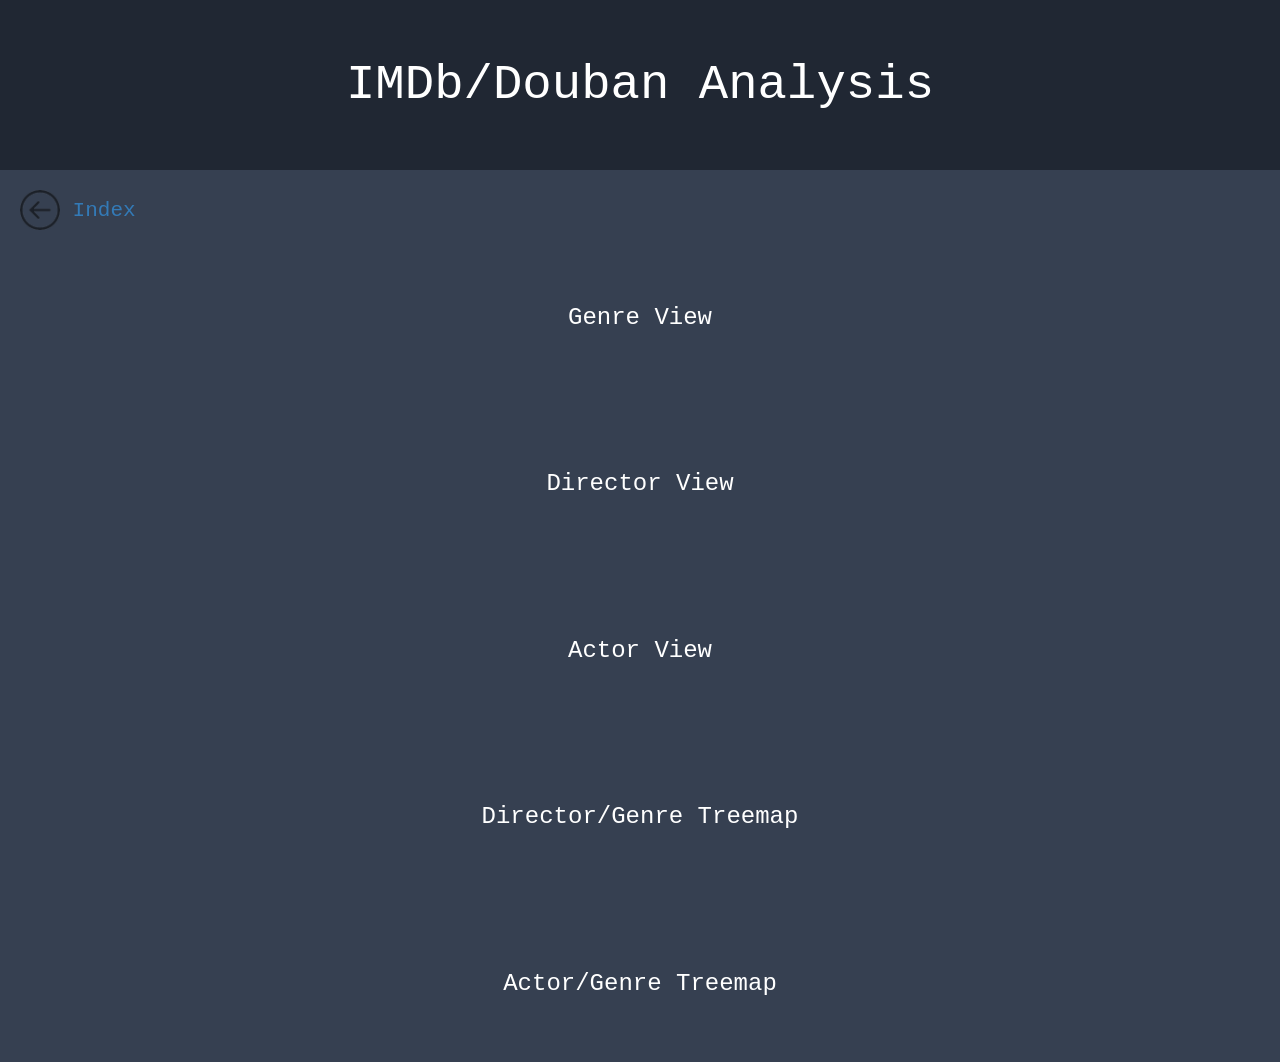
<file: datavis/vis1.html>
<!DOCTYPE html>
<html lang="en">
<head>
  <meta charset="utf-8">
    <meta http-equiv="X-UA-Compatible" content="IE=edge">
    <meta name="viewport" content="width=device-width, initial-scale=1">
    <!-- The above 3 meta tags *must* come first in the head; any other head content must come *after* these tags -->
    <meta name="description" content="">
    <meta name="author" content="">

  <title>IMDb/Douban Analysis</title>

  <!-- Bootstrap core CSS -->
  <link href="../dist/css/bootstrap.min.css" rel="stylesheet">

  <!-- IE10 viewport hack for Surface/desktop Windows 8 bug -->
  <link href="../assets/css/ie10-viewport-bug-workaround.css" rel="stylesheet">

  <!-- Custom styles for this template -->
  
  <style>

    html, body {
      width: 100%;
      height: 100%;
    }

    body {
      background-color: #364051;
      margin: 0;
      overflow: scroll;
      font-family: "Lucida Console", Monaco, monospace;
      cursor: default;
    }

    .title {
      color: white;
      padding: 50px;
      text-align: center;
      font-size: 350%;
      background-color: #202733;
    }

    .backbutton {
      padding-left: 20px;
      padding-top: 20px;
      color: gray;
      font-size: 150%;
    }

    a {
        text-decoration: none !important;
    }

    h3 {
      color: white;
      padding: 50px;
      text-align: center;
    }

    .vis {
      color: white;
      /*display: none;*/
      padding: 5px 50px;
      text-align: center;
  }
}

  </style>
</head>

<body>

  <div class="title">
    IMDb/Douban Analysis
  </div>

  <div class="backbutton">
    <a href="visindex.html">
      <img src="img/backbutton.png" style="width:40px; height:40px; opacity:0.5;">
      Index
    </a>
  </div>

  <!-- <div id="imdbgenres" class="vis">
    <h3>IMDb Genres</h3>
    <div class='tableauPlaceholder' id='viz1526673568821' style='position: relative'><noscript><a href='#'><img alt='IMDB Genres ' src='https:&#47;&#47;public.tableau.com&#47;static&#47;images&#47;Pr&#47;Project_387&#47;IMDBGenres&#47;1_rss.png' style='border: none' /></a></noscript><object class='tableauViz'  style='display:none;'><param name='host_url' value='https%3A%2F%2Fpublic.tableau.com%2F' /> <param name='embed_code_version' value='3' /> <param name='site_root' value='' /><param name='name' value='Project_387&#47;IMDBGenres' /><param name='tabs' value='no' /><param name='toolbar' value='yes' /><param name='static_image' value='https:&#47;&#47;public.tableau.com&#47;static&#47;images&#47;Pr&#47;Project_387&#47;IMDBGenres&#47;1.png' /> <param name='animate_transition' value='yes' /><param name='display_static_image' value='yes' /><param name='display_spinner' value='yes' /><param name='display_overlay' value='yes' /><param name='display_count' value='yes' /></object></div>                <script type='text/javascript'>                    var divElement = document.getElementById('viz1526673568821');                    var vizElement = divElement.getElementsByTagName('object')[0];                    vizElement.style.width='100%';vizElement.style.height=(divElement.offsetWidth*0.75)+'px';                    var scriptElement = document.createElement('script');                    scriptElement.src = 'https://public.tableau.com/javascripts/api/viz_v1.js';                    vizElement.parentNode.insertBefore(scriptElement, vizElement);                </script>
  </div>

  <div id="imdbdirec" class="vis">
    <h3>IMDb Directors</h3>
    <div class='tableauPlaceholder' id='viz1526673809950' style='position: relative'><noscript><a href='#'><img alt='IMDB ' src='https:&#47;&#47;public.tableau.com&#47;static&#47;images&#47;Pr&#47;Project_387&#47;IMDBDirectors&#47;1_rss.png' style='border: none' /></a></noscript><object class='tableauViz'  style='display:none;'><param name='host_url' value='https%3A%2F%2Fpublic.tableau.com%2F' /> <param name='embed_code_version' value='3' /> <param name='site_root' value='' /><param name='name' value='Project_387&#47;IMDBDirectors' /><param name='tabs' value='no' /><param name='toolbar' value='yes' /><param name='static_image' value='https:&#47;&#47;public.tableau.com&#47;static&#47;images&#47;Pr&#47;Project_387&#47;IMDBDirectors&#47;1.png' /> <param name='animate_transition' value='yes' /><param name='display_static_image' value='yes' /><param name='display_spinner' value='yes' /><param name='display_overlay' value='yes' /><param name='display_count' value='yes' /></object></div>                <script type='text/javascript'>                    var divElement = document.getElementById('viz1526673809950');                    var vizElement = divElement.getElementsByTagName('object')[0];                    vizElement.style.width='100%';vizElement.style.height=(divElement.offsetWidth*0.75)+'px';                    var scriptElement = document.createElement('script');                    scriptElement.src = 'https://public.tableau.com/javascripts/api/viz_v1.js';                    vizElement.parentNode.insertBefore(scriptElement, vizElement);                </script>
  </div>

  <div id="imdbactor" class="vis">
    <h3>IMDb Actors</h3>
    <div class='tableauPlaceholder' id='viz1526673876796' style='position: relative'><noscript><a href='#'><img alt='IMDB Actors ' src='https:&#47;&#47;public.tableau.com&#47;static&#47;images&#47;Pr&#47;Project_387&#47;IMDBActors&#47;1_rss.png' style='border: none' /></a></noscript><object class='tableauViz'  style='display:none;'><param name='host_url' value='https%3A%2F%2Fpublic.tableau.com%2F' /> <param name='embed_code_version' value='3' /> <param name='site_root' value='' /><param name='name' value='Project_387&#47;IMDBActors' /><param name='tabs' value='no' /><param name='toolbar' value='yes' /><param name='static_image' value='https:&#47;&#47;public.tableau.com&#47;static&#47;images&#47;Pr&#47;Project_387&#47;IMDBActors&#47;1.png' /> <param name='animate_transition' value='yes' /><param name='display_static_image' value='yes' /><param name='display_spinner' value='yes' /><param name='display_overlay' value='yes' /><param name='display_count' value='yes' /></object></div>                <script type='text/javascript'>                    var divElement = document.getElementById('viz1526673876796');                    var vizElement = divElement.getElementsByTagName('object')[0];                    vizElement.style.width='100%';vizElement.style.height=(divElement.offsetWidth*0.75)+'px';                    var scriptElement = document.createElement('script');                    scriptElement.src = 'https://public.tableau.com/javascripts/api/viz_v1.js';                    vizElement.parentNode.insertBefore(scriptElement, vizElement);                </script>
  </div>

  <div id="doubangenres" class="vis">
    <h3>Douban Genres</h3>
    <div class='tableauPlaceholder' id='viz1526673898908' style='position: relative'><noscript><a href='#'><img alt='Douban ' src='https:&#47;&#47;public.tableau.com&#47;static&#47;images&#47;Pr&#47;Project_387&#47;DoubanGenres&#47;1_rss.png' style='border: none' /></a></noscript><object class='tableauViz'  style='display:none;'><param name='host_url' value='https%3A%2F%2Fpublic.tableau.com%2F' /> <param name='embed_code_version' value='3' /> <param name='site_root' value='' /><param name='name' value='Project_387&#47;DoubanGenres' /><param name='tabs' value='no' /><param name='toolbar' value='yes' /><param name='static_image' value='https:&#47;&#47;public.tableau.com&#47;static&#47;images&#47;Pr&#47;Project_387&#47;DoubanGenres&#47;1.png' /> <param name='animate_transition' value='yes' /><param name='display_static_image' value='yes' /><param name='display_spinner' value='yes' /><param name='display_overlay' value='yes' /><param name='display_count' value='yes' /></object></div>                <script type='text/javascript'>                    var divElement = document.getElementById('viz1526673898908');                    var vizElement = divElement.getElementsByTagName('object')[0];                    vizElement.style.width='100%';vizElement.style.height=(divElement.offsetWidth*0.75)+'px';                    var scriptElement = document.createElement('script');                    scriptElement.src = 'https://public.tableau.com/javascripts/api/viz_v1.js';                    vizElement.parentNode.insertBefore(scriptElement, vizElement);                </script>
  </div>

  <div id="doubandirec" class="vis">
    <h3>Douban Directors</h3>
    <div class='tableauPlaceholder' id='viz1526673964429' style='position: relative'><noscript><a href='#'><img alt='Douban ' src='https:&#47;&#47;public.tableau.com&#47;static&#47;images&#47;Pr&#47;Project_387&#47;DoubanDirectors&#47;1_rss.png' style='border: none' /></a></noscript><object class='tableauViz'  style='display:none;'><param name='host_url' value='https%3A%2F%2Fpublic.tableau.com%2F' /> <param name='embed_code_version' value='3' /> <param name='site_root' value='' /><param name='name' value='Project_387&#47;DoubanDirectors' /><param name='tabs' value='no' /><param name='toolbar' value='yes' /><param name='static_image' value='https:&#47;&#47;public.tableau.com&#47;static&#47;images&#47;Pr&#47;Project_387&#47;DoubanDirectors&#47;1.png' /> <param name='animate_transition' value='yes' /><param name='display_static_image' value='yes' /><param name='display_spinner' value='yes' /><param name='display_overlay' value='yes' /><param name='display_count' value='yes' /></object></div>                <script type='text/javascript'>                    var divElement = document.getElementById('viz1526673964429');                    var vizElement = divElement.getElementsByTagName('object')[0];                    vizElement.style.width='100%';vizElement.style.height=(divElement.offsetWidth*0.75)+'px';                    var scriptElement = document.createElement('script');                    scriptElement.src = 'https://public.tableau.com/javascripts/api/viz_v1.js';                    vizElement.parentNode.insertBefore(scriptElement, vizElement);                </script>
  </div>

  <div id="doubanactor" class="vis">
    <h3>Douban Actors</h3>
    <div class='tableauPlaceholder' id='viz1526673981654' style='position: relative'><noscript><a href='#'><img alt='Douban ' src='https:&#47;&#47;public.tableau.com&#47;static&#47;images&#47;Pr&#47;Project_387&#47;DoubanActors&#47;1_rss.png' style='border: none' /></a></noscript><object class='tableauViz'  style='display:none;'><param name='host_url' value='https%3A%2F%2Fpublic.tableau.com%2F' /> <param name='embed_code_version' value='3' /> <param name='site_root' value='' /><param name='name' value='Project_387&#47;DoubanActors' /><param name='tabs' value='no' /><param name='toolbar' value='yes' /><param name='static_image' value='https:&#47;&#47;public.tableau.com&#47;static&#47;images&#47;Pr&#47;Project_387&#47;DoubanActors&#47;1.png' /> <param name='animate_transition' value='yes' /><param name='display_static_image' value='yes' /><param name='display_spinner' value='yes' /><param name='display_overlay' value='yes' /><param name='display_count' value='yes' /></object></div>                <script type='text/javascript'>                    var divElement = document.getElementById('viz1526673981654');                    var vizElement = divElement.getElementsByTagName('object')[0];                    vizElement.style.width='100%';vizElement.style.height=(divElement.offsetWidth*0.75)+'px';                    var scriptElement = document.createElement('script');                    scriptElement.src = 'https://public.tableau.com/javascripts/api/viz_v1.js';                    vizElement.parentNode.insertBefore(scriptElement, vizElement);                </script>
  </div>

  <div id="genrecombo" class="vis">
    <h3>Genre Combo</h3>
    <div class='tableauPlaceholder' id='viz1526674004261' style='position: relative'><noscript><a href='#'><img alt='IMDB ' src='https:&#47;&#47;public.tableau.com&#47;static&#47;images&#47;Pr&#47;Project_387&#47;GenreCombo&#47;1_rss.png' style='border: none' /></a></noscript><object class='tableauViz'  style='display:none;'><param name='host_url' value='https%3A%2F%2Fpublic.tableau.com%2F' /> <param name='embed_code_version' value='3' /> <param name='site_root' value='' /><param name='name' value='Project_387&#47;GenreCombo' /><param name='tabs' value='no' /><param name='toolbar' value='yes' /><param name='static_image' value='https:&#47;&#47;public.tableau.com&#47;static&#47;images&#47;Pr&#47;Project_387&#47;GenreCombo&#47;1.png' /> <param name='animate_transition' value='yes' /><param name='display_static_image' value='yes' /><param name='display_spinner' value='yes' /><param name='display_overlay' value='yes' /><param name='display_count' value='yes' /></object></div>                <script type='text/javascript'>                    var divElement = document.getElementById('viz1526674004261');                    var vizElement = divElement.getElementsByTagName('object')[0];                    vizElement.style.width='100%';vizElement.style.height=(divElement.offsetWidth*0.75)+'px';                    var scriptElement = document.createElement('script');                    scriptElement.src = 'https://public.tableau.com/javascripts/api/viz_v1.js';                    vizElement.parentNode.insertBefore(scriptElement, vizElement);                </script>
  </div>

  <div id="direccombo" class="vis">
    <h3>Director Combo</h3>
   <div class='tableauPlaceholder' id='viz1526674028043' style='position: relative'><noscript><a href='#'><img alt='IMDB ' src='https:&#47;&#47;public.tableau.com&#47;static&#47;images&#47;Pr&#47;Project_387&#47;DirectorCombo&#47;1_rss.png' style='border: none' /></a></noscript><object class='tableauViz'  style='display:none;'><param name='host_url' value='https%3A%2F%2Fpublic.tableau.com%2F' /> <param name='embed_code_version' value='3' /> <param name='site_root' value='' /><param name='name' value='Project_387&#47;DirectorCombo' /><param name='tabs' value='no' /><param name='toolbar' value='yes' /><param name='static_image' value='https:&#47;&#47;public.tableau.com&#47;static&#47;images&#47;Pr&#47;Project_387&#47;DirectorCombo&#47;1.png' /> <param name='animate_transition' value='yes' /><param name='display_static_image' value='yes' /><param name='display_spinner' value='yes' /><param name='display_overlay' value='yes' /><param name='display_count' value='yes' /></object></div>                <script type='text/javascript'>                    var divElement = document.getElementById('viz1526674028043');                    var vizElement = divElement.getElementsByTagName('object')[0];                    vizElement.style.width='100%';vizElement.style.height=(divElement.offsetWidth*0.75)+'px';                    var scriptElement = document.createElement('script');                    scriptElement.src = 'https://public.tableau.com/javascripts/api/viz_v1.js';                    vizElement.parentNode.insertBefore(scriptElement, vizElement);                </script>
  </div>

  <div id="actorcombo" class="vis">
    <h3>Actor Combo</h3>
   <div class='tableauPlaceholder' id='viz1526674044810' style='position: relative'><noscript><a href='#'><img alt='IMDB ' src='https:&#47;&#47;public.tableau.com&#47;static&#47;images&#47;Pr&#47;Project_387&#47;ActorCombo&#47;1_rss.png' style='border: none' /></a></noscript><object class='tableauViz'  style='display:none;'><param name='host_url' value='https%3A%2F%2Fpublic.tableau.com%2F' /> <param name='embed_code_version' value='3' /> <param name='site_root' value='' /><param name='name' value='Project_387&#47;ActorCombo' /><param name='tabs' value='no' /><param name='toolbar' value='yes' /><param name='static_image' value='https:&#47;&#47;public.tableau.com&#47;static&#47;images&#47;Pr&#47;Project_387&#47;ActorCombo&#47;1.png' /> <param name='animate_transition' value='yes' /><param name='display_static_image' value='yes' /><param name='display_spinner' value='yes' /><param name='display_overlay' value='yes' /><param name='display_count' value='yes' /></object></div>                <script type='text/javascript'>                    var divElement = document.getElementById('viz1526674044810');                    var vizElement = divElement.getElementsByTagName('object')[0];                    vizElement.style.width='100%';vizElement.style.height=(divElement.offsetWidth*0.75)+'px';                    var scriptElement = document.createElement('script');                    scriptElement.src = 'https://public.tableau.com/javascripts/api/viz_v1.js';                    vizElement.parentNode.insertBefore(scriptElement, vizElement);                </script>
  </div> -->

  <div id="genreview" class="vis">
    <h3>Genre View</h3>
   <div class='tableauPlaceholder' id='viz1526730515459' style='position: relative'><noscript><a href='#'><img alt='Genre View ' src='https:&#47;&#47;public.tableau.com&#47;static&#47;images&#47;Co&#47;ComboTreemap&#47;GenreView&#47;1_rss.png' style='border: none' /></a></noscript><object class='tableauViz'  style='display:none;'><param name='host_url' value='https%3A%2F%2Fpublic.tableau.com%2F' /> <param name='embed_code_version' value='3' /> <param name='path' value='views&#47;ComboTreemap&#47;GenreView?:embed=y&amp;:display_count=y&amp;publish=yes' /> <param name='toolbar' value='yes' /><param name='static_image' value='https:&#47;&#47;public.tableau.com&#47;static&#47;images&#47;Co&#47;ComboTreemap&#47;GenreView&#47;1.png' /> <param name='animate_transition' value='yes' /><param name='display_static_image' value='yes' /><param name='display_spinner' value='yes' /><param name='display_overlay' value='yes' /><param name='display_count' value='yes' /><param name='filter' value='publish=yes' /></object></div>                <script type='text/javascript'>                    var divElement = document.getElementById('viz1526730515459');                    var vizElement = divElement.getElementsByTagName('object')[0];                    vizElement.style.width='100%';vizElement.style.height=(divElement.offsetWidth*0.75)+'px';                    var scriptElement = document.createElement('script');                    scriptElement.src = 'https://public.tableau.com/javascripts/api/viz_v1.js';                    vizElement.parentNode.insertBefore(scriptElement, vizElement);                </script>
  </div>

  <div id="direcview" class="vis">
    <h3>Director View</h3>
   <div class='tableauPlaceholder' id='viz1526730449520' style='position: relative'><noscript><a href='#'><img alt='Director View ' src='https:&#47;&#47;public.tableau.com&#47;static&#47;images&#47;Co&#47;ComboTreemap&#47;DirectorView&#47;1_rss.png' style='border: none' /></a></noscript><object class='tableauViz'  style='display:none;'><param name='host_url' value='https%3A%2F%2Fpublic.tableau.com%2F' /> <param name='embed_code_version' value='3' /> <param name='site_root' value='' /><param name='name' value='ComboTreemap&#47;DirectorView' /><param name='tabs' value='no' /><param name='toolbar' value='yes' /><param name='static_image' value='https:&#47;&#47;public.tableau.com&#47;static&#47;images&#47;Co&#47;ComboTreemap&#47;DirectorView&#47;1.png' /> <param name='animate_transition' value='yes' /><param name='display_static_image' value='yes' /><param name='display_spinner' value='yes' /><param name='display_overlay' value='yes' /><param name='display_count' value='yes' /><param name='filter' value='publish=yes' /></object></div>                <script type='text/javascript'>                    var divElement = document.getElementById('viz1526730449520');                    var vizElement = divElement.getElementsByTagName('object')[0];                    vizElement.style.width='100%';vizElement.style.height=(divElement.offsetWidth*0.75)+'px';                    var scriptElement = document.createElement('script');                    scriptElement.src = 'https://public.tableau.com/javascripts/api/viz_v1.js';                    vizElement.parentNode.insertBefore(scriptElement, vizElement);                </script>
  </div>

  <div id="actorview" class="vis">
    <h3>Actor View</h3>
   <div class='tableauPlaceholder' id='viz1526730492473' style='position: relative'><noscript><a href='#'><img alt='Actor View ' src='https:&#47;&#47;public.tableau.com&#47;static&#47;images&#47;Co&#47;ComboTreemap&#47;ActorView&#47;1_rss.png' style='border: none' /></a></noscript><object class='tableauViz'  style='display:none;'><param name='host_url' value='https%3A%2F%2Fpublic.tableau.com%2F' /> <param name='embed_code_version' value='3' /> <param name='site_root' value='' /><param name='name' value='ComboTreemap&#47;ActorView' /><param name='tabs' value='no' /><param name='toolbar' value='yes' /><param name='static_image' value='https:&#47;&#47;public.tableau.com&#47;static&#47;images&#47;Co&#47;ComboTreemap&#47;ActorView&#47;1.png' /> <param name='animate_transition' value='yes' /><param name='display_static_image' value='yes' /><param name='display_spinner' value='yes' /><param name='display_overlay' value='yes' /><param name='display_count' value='yes' /><param name='filter' value='publish=yes' /></object></div>                <script type='text/javascript'>                    var divElement = document.getElementById('viz1526730492473');                    var vizElement = divElement.getElementsByTagName('object')[0];                    vizElement.style.width='100%';vizElement.style.height=(divElement.offsetWidth*0.75)+'px';                    var scriptElement = document.createElement('script');                    scriptElement.src = 'https://public.tableau.com/javascripts/api/viz_v1.js';                    vizElement.parentNode.insertBefore(scriptElement, vizElement);                </script>
  </div>

  <div id="direcgenre" class="vis">
    <h3>Director/Genre Treemap</h3>
    <div class='tableauPlaceholder' id='viz1526712636138' style='position: relative'><noscript><a href='#'><img alt='Director &#47; Genre View ' src='https:&#47;&#47;public.tableau.com&#47;static&#47;images&#47;Co&#47;ComboTreemap&#47;DirectorGenreView&#47;1_rss.png' style='border: none' /></a></noscript><object class='tableauViz'  style='display:none;'><param name='host_url' value='https%3A%2F%2Fpublic.tableau.com%2F' /> <param name='embed_code_version' value='3' /> <param name='site_root' value='' /><param name='name' value='ComboTreemap&#47;DirectorGenreView' /><param name='tabs' value='no' /><param name='toolbar' value='yes' /><param name='static_image' value='https:&#47;&#47;public.tableau.com&#47;static&#47;images&#47;Co&#47;ComboTreemap&#47;DirectorGenreView&#47;1.png' /> <param name='animate_transition' value='yes' /><param name='display_static_image' value='yes' /><param name='display_spinner' value='yes' /><param name='display_overlay' value='yes' /><param name='display_count' value='yes' /><param name='filter' value='publish=yes' /></object></div>                <script type='text/javascript'>                    var divElement = document.getElementById('viz1526712636138');                    var vizElement = divElement.getElementsByTagName('object')[0];                    vizElement.style.width='100%';vizElement.style.height=(divElement.offsetWidth*0.75)+'px';                    var scriptElement = document.createElement('script');                    scriptElement.src = 'https://public.tableau.com/javascripts/api/viz_v1.js';                    vizElement.parentNode.insertBefore(scriptElement, vizElement);                </script>
  </div>

  <div id="actorgenre" class="vis">
    <h3>Actor/Genre Treemap</h3>
    <div class='tableauPlaceholder' id='viz1526735641938' style='position: relative'><noscript><a href='#'><img alt='Actor &#47; Genre View ' src='https:&#47;&#47;public.tableau.com&#47;static&#47;images&#47;Co&#47;ComboTreemap&#47;ActorGenreView&#47;1_rss.png' style='border: none' /></a></noscript><object class='tableauViz'  style='display:none;'><param name='host_url' value='https%3A%2F%2Fpublic.tableau.com%2F' /> <param name='embed_code_version' value='3' /> <param name='site_root' value='' /><param name='name' value='ComboTreemap&#47;ActorGenreView' /><param name='tabs' value='no' /><param name='toolbar' value='yes' /><param name='static_image' value='https:&#47;&#47;public.tableau.com&#47;static&#47;images&#47;Co&#47;ComboTreemap&#47;ActorGenreView&#47;1.png' /> <param name='animate_transition' value='yes' /><param name='display_static_image' value='yes' /><param name='display_spinner' value='yes' /><param name='display_overlay' value='yes' /><param name='display_count' value='yes' /></object></div>                <script type='text/javascript'>                    var divElement = document.getElementById('viz1526735641938');                    var vizElement = divElement.getElementsByTagName('object')[0];                    vizElement.style.width='100%';vizElement.style.height=(divElement.offsetWidth*0.75)+'px';                    var scriptElement = document.createElement('script');                    scriptElement.src = 'https://public.tableau.com/javascripts/api/viz_v1.js';                    vizElement.parentNode.insertBefore(scriptElement, vizElement);                </script>
  </div>

</body>
</file>
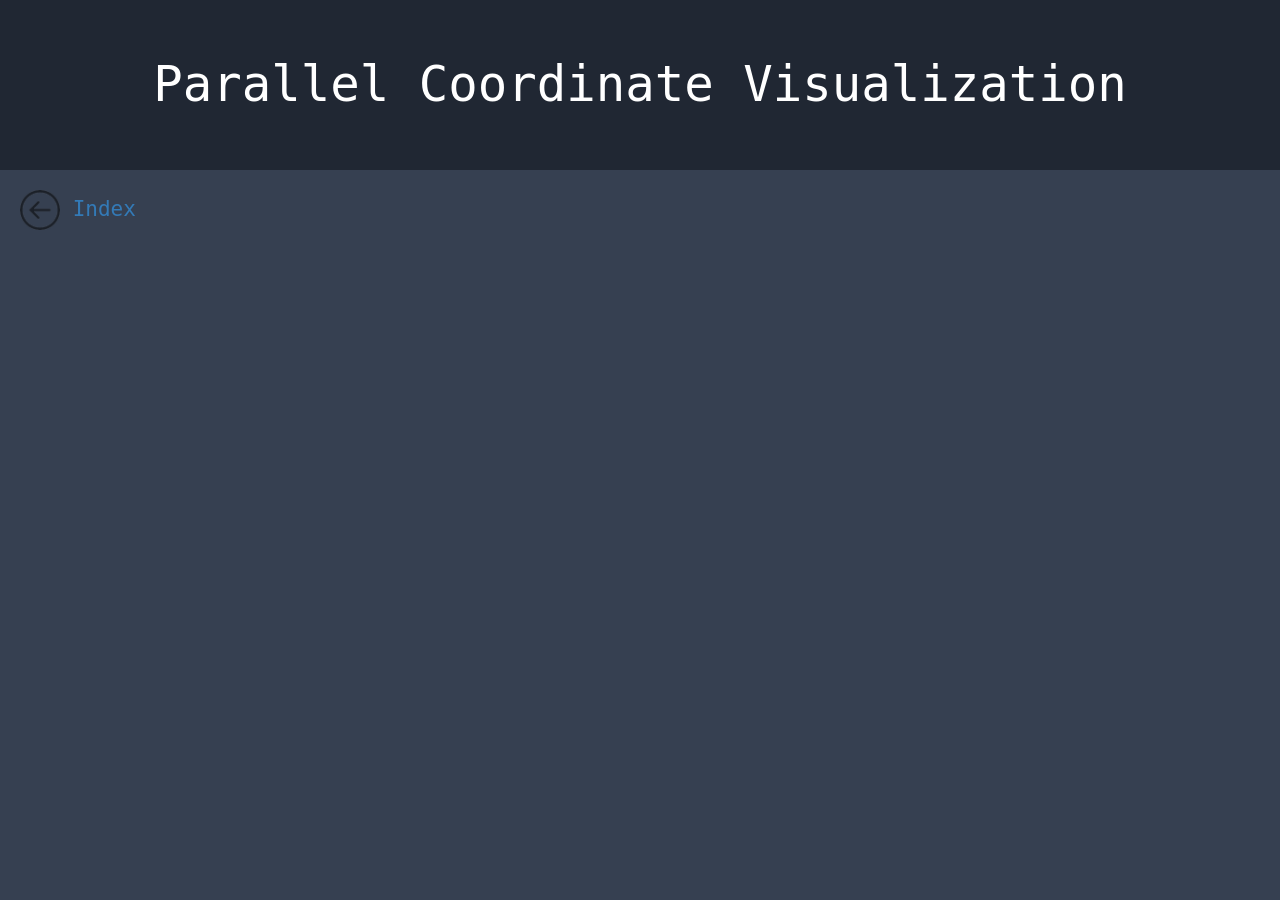
<file: datavis/vis2.html>
<!DOCTYPE html>
<html lang="en">
<head>
  <meta charset="utf-8">
    <meta http-equiv="X-UA-Compatible" content="IE=edge">
    <meta name="viewport" content="width=device-width, initial-scale=1">
    <!-- The above 3 meta tags *must* come first in the head; any other head content must come *after* these tags -->
    <meta name="description" content="">
    <meta name="author" content="">

  <title>Parallel Coordinates</title>

  <!-- Bootstrap core CSS -->
  <link href="../dist/css/bootstrap.min.css" rel="stylesheet">

  <!-- IE10 viewport hack for Surface/desktop Windows 8 bug -->
  <link href="../assets/css/ie10-viewport-bug-workaround.css" rel="stylesheet">

  <!-- Custom styles for this template -->
  
  <style>

    html, body {
      width: 100%;
      height: 100%;
    }

    body {
      background-color: #364051;
      margin: 0;
      overflow: scroll;
      font-family: "Lucida Console", Monaco, monospace;
      cursor: default;
    }

    .title {
      color: white;
      padding: 50px;
      text-align: center;
      font-size: 350%;
      background-color: #202733;
    }

    .backbutton {
      padding-left: 20px;
      padding-top: 20px;
      color: gray;
      font-size: 150%;
    }

    a {
        text-decoration: none !important;
    }

    h3 {
      color: white;
      padding: 50px;
      text-align: center;
    }

    .vis {
      color: white;
      /*display: none;*/
      padding: 5px 50px;
      text-align: center;
  }
}

  </style>
</head>

<body>
  <div class="title">
    Parallel Coordinate Visualization
  </div>

  <div class="backbutton">
    <a href="visindex.html">
      <img src="img/backbutton.png" style="width:40px; height:40px; opacity:0.5;">
      Index
    </a>
  </div>

  <div id="parallel" class="vis">
    <!-- <h3>IMDb Genres</h3> -->
    <div class='tableauPlaceholder' id='viz1526809970844' style='position: relative'><noscript><a href='#'><img alt='Dashboard 1 ' src='https:&#47;&#47;public.tableau.com&#47;static&#47;images&#47;PC&#47;PC_12&#47;Dashboard1&#47;1_rss.png' style='border: none' /></a></noscript><object class='tableauViz'  style='display:none;'><param name='host_url' value='https%3A%2F%2Fpublic.tableau.com%2F' /> <param name='embed_code_version' value='3' /> <param name='site_root' value='' /><param name='name' value='PC_12&#47;Dashboard1' /><param name='tabs' value='no' /><param name='toolbar' value='yes' /><param name='static_image' value='https:&#47;&#47;public.tableau.com&#47;static&#47;images&#47;PC&#47;PC_12&#47;Dashboard1&#47;1.png' /> <param name='animate_transition' value='yes' /><param name='display_static_image' value='yes' /><param name='display_spinner' value='yes' /><param name='display_overlay' value='yes' /><param name='display_count' value='yes' /><param name='filter' value='publish=yes' /></object></div>                <script type='text/javascript'>                    var divElement = document.getElementById('viz1526809970844');                    var vizElement = divElement.getElementsByTagName('object')[0];                    vizElement.style.width='1000px';vizElement.style.height='827px';                    var scriptElement = document.createElement('script');                    scriptElement.src = 'https://public.tableau.com/javascripts/api/viz_v1.js';                    vizElement.parentNode.insertBefore(scriptElement, vizElement);                </script>
  </div>






</body>
</file>
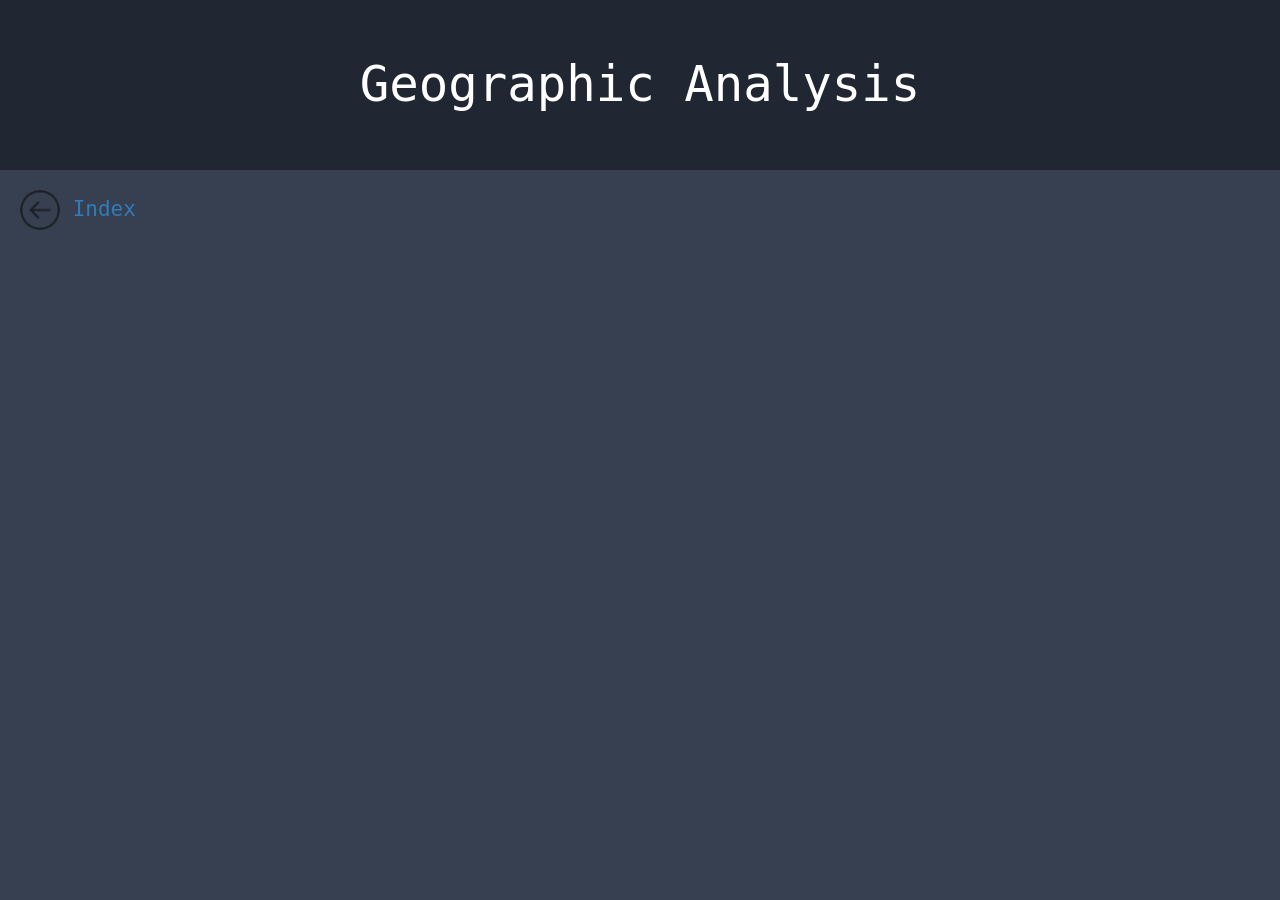
<file: datavis/vis3.html>
<!DOCTYPE html>
<html lang="en">
<head>
  <meta charset="utf-8">
    <meta http-equiv="X-UA-Compatible" content="IE=edge">
    <meta name="viewport" content="width=device-width, initial-scale=1">
    <!-- The above 3 meta tags *must* come first in the head; any other head content must come *after* these tags -->
    <meta name="description" content="">
    <meta name="author" content="">

  <title>Geographic Analysis</title>

  <!-- Bootstrap core CSS -->
  <link href="../dist/css/bootstrap.min.css" rel="stylesheet">

  <!-- IE10 viewport hack for Surface/desktop Windows 8 bug -->
  <link href="../assets/css/ie10-viewport-bug-workaround.css" rel="stylesheet">

  <!-- Custom styles for this template -->
  
  <style>

    html, body {
      width: 100%;
      height: 100%;
    }

    body {
      background-color: #364051;
      margin: 0;
      overflow: scroll;
      font-family: "Lucida Console", Monaco, monospace;
      cursor: default;
    }

    .title {
      color: white;
      padding: 50px;
      text-align: center;
      font-size: 350%;
      background-color: #202733;
    }

    .backbutton {
      padding-left: 20px;
      padding-top: 20px;
      color: gray;
      font-size: 150%;
    }

    a {
        text-decoration: none !important;
    }

    h3 {
      color: white;
      padding: 50px;
      text-align: center;
    }

    .vis {
      color: white;
      /*display: none;*/
      padding: 5px 50px;
      text-align: center;
  }
}

  </style>
</head>

<body>
  <div class="title">
    Geographic Analysis
  </div>

  <div class="backbutton">
    <a href="visindex.html">
      <img src="img/backbutton.png" style="width:40px; height:40px; opacity:0.5;">
      Index
    </a>
  </div>

  <div id="geography1" class="vis">
    <!-- <h3>Gross</h3> -->
    <div class='tableauPlaceholder' id='viz1526818245337' style='position: relative'><noscript><a href='#'><img alt='Geographic ' src='https:&#47;&#47;public.tableau.com&#47;static&#47;images&#47;gr&#47;gross_0&#47;Geographic&#47;1_rss.png' style='border: none' /></a></noscript><object class='tableauViz'  style='display:none;'><param name='host_url' value='https%3A%2F%2Fpublic.tableau.com%2F' /> <param name='embed_code_version' value='3' /> <param name='site_root' value='' /><param name='name' value='gross_0&#47;Geographic' /><param name='tabs' value='no' /><param name='toolbar' value='yes' /><param name='static_image' value='https:&#47;&#47;public.tableau.com&#47;static&#47;images&#47;gr&#47;gross_0&#47;Geographic&#47;1.png' /> <param name='animate_transition' value='yes' /><param name='display_static_image' value='yes' /><param name='display_spinner' value='yes' /><param name='display_overlay' value='yes' /><param name='display_count' value='yes' /><param name='filter' value='publish=yes' /></object></div>                <script type='text/javascript'>                    var divElement = document.getElementById('viz1526818245337');                    var vizElement = divElement.getElementsByTagName('object')[0];                    vizElement.style.width='100%';vizElement.style.height=(divElement.offsetWidth*0.75)+'px';                    var scriptElement = document.createElement('script');                    scriptElement.src = 'https://public.tableau.com/javascripts/api/viz_v1.js';                    vizElement.parentNode.insertBefore(scriptElement, vizElement);                </script>
  </div>

  <div id="geography2" class="vis">
    <!-- <h3>Popularity</h3> -->
    <div class='tableauPlaceholder' id='viz1526818318328' style='position: relative'><noscript><a href='#'><img alt='Geographic ' src='https:&#47;&#47;public.tableau.com&#47;static&#47;images&#47;po&#47;popularity&#47;Geographic&#47;1_rss.png' style='border: none' /></a></noscript><object class='tableauViz'  style='display:none;'><param name='host_url' value='https%3A%2F%2Fpublic.tableau.com%2F' /> <param name='embed_code_version' value='3' /> <param name='site_root' value='' /><param name='name' value='popularity&#47;Geographic' /><param name='tabs' value='no' /><param name='toolbar' value='yes' /><param name='static_image' value='https:&#47;&#47;public.tableau.com&#47;static&#47;images&#47;po&#47;popularity&#47;Geographic&#47;1.png' /> <param name='animate_transition' value='yes' /><param name='display_static_image' value='yes' /><param name='display_spinner' value='yes' /><param name='display_overlay' value='yes' /><param name='display_count' value='yes' /><param name='filter' value='publish=yes' /></object></div>                <script type='text/javascript'>                    var divElement = document.getElementById('viz1526818318328');                    var vizElement = divElement.getElementsByTagName('object')[0];                    vizElement.style.width='100%';vizElement.style.height=(divElement.offsetWidth*0.75)+'px';                    var scriptElement = document.createElement('script');                    scriptElement.src = 'https://public.tableau.com/javascripts/api/viz_v1.js';                    vizElement.parentNode.insertBefore(scriptElement, vizElement);                </script>
  </div>







</body>
</file>
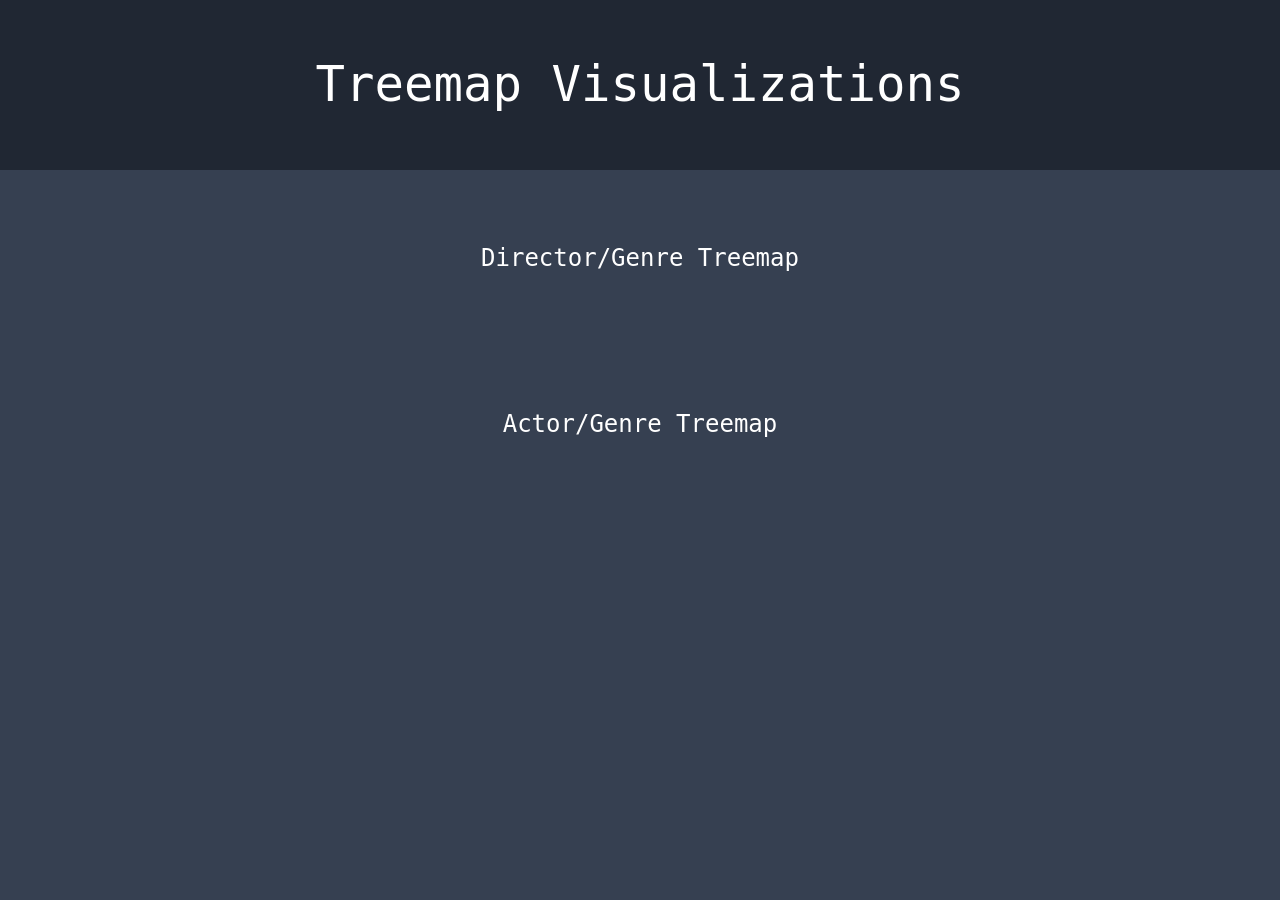
<file: datavis/vis4.html>
<!DOCTYPE html>
<html lang="en">
<head>
  <meta charset="utf-8">
    <meta http-equiv="X-UA-Compatible" content="IE=edge">
    <meta name="viewport" content="width=device-width, initial-scale=1">
    <!-- The above 3 meta tags *must* come first in the head; any other head content must come *after* these tags -->
    <meta name="description" content="">
    <meta name="author" content="">

  <title>Treemap Visualizations</title>

  <!-- Bootstrap core CSS -->
  <link href="../dist/css/bootstrap.min.css" rel="stylesheet">

  <!-- IE10 viewport hack for Surface/desktop Windows 8 bug -->
  <link href="../assets/css/ie10-viewport-bug-workaround.css" rel="stylesheet">

  <!-- Custom styles for this template -->
  
  <style>

    html, body {
      width: 100%;
      height: 100%;
    }

    body {
      background-color: #364051;
      margin: 0;
      overflow: scroll;
      font-family: "Lucida Console", Monaco, monospace;
      cursor: default;
    }

    .title {
      color: white;
      padding: 50px;
      text-align: center;
      font-size: 350%;
      background-color: #202733;
    }

    h3 {
      color: white;
      padding: 50px;
      text-align: center;
    }

    .vis {
      color: white;
      /*display: none;*/
      padding: 5px 50px;
      text-align: center;
  }
}

  </style>
</head>

<body>
  <div class="title">
    Treemap Visualizations
  </div>

  <div id="direcgenre" class="vis">
    <h3>Director/Genre Treemap</h3>
    <div class='tableauPlaceholder' id='viz1526712636138' style='position: relative'><noscript><a href='#'><img alt='Director &#47; Genre View ' src='https:&#47;&#47;public.tableau.com&#47;static&#47;images&#47;Co&#47;ComboTreemap&#47;DirectorGenreView&#47;1_rss.png' style='border: none' /></a></noscript><object class='tableauViz'  style='display:none;'><param name='host_url' value='https%3A%2F%2Fpublic.tableau.com%2F' /> <param name='embed_code_version' value='3' /> <param name='site_root' value='' /><param name='name' value='ComboTreemap&#47;DirectorGenreView' /><param name='tabs' value='no' /><param name='toolbar' value='yes' /><param name='static_image' value='https:&#47;&#47;public.tableau.com&#47;static&#47;images&#47;Co&#47;ComboTreemap&#47;DirectorGenreView&#47;1.png' /> <param name='animate_transition' value='yes' /><param name='display_static_image' value='yes' /><param name='display_spinner' value='yes' /><param name='display_overlay' value='yes' /><param name='display_count' value='yes' /><param name='filter' value='publish=yes' /></object></div>                <script type='text/javascript'>                    var divElement = document.getElementById('viz1526712636138');                    var vizElement = divElement.getElementsByTagName('object')[0];                    vizElement.style.width='100%';vizElement.style.height=(divElement.offsetWidth*0.75)+'px';                    var scriptElement = document.createElement('script');                    scriptElement.src = 'https://public.tableau.com/javascripts/api/viz_v1.js';                    vizElement.parentNode.insertBefore(scriptElement, vizElement);                </script>
  </div>

  <div id="actorgenre" class="vis">
    <h3>Actor/Genre Treemap</h3>
    <div class='tableauPlaceholder' id='viz1526712690819' style='position: relative'><noscript><a href='#'><img alt='Actor &#47; Genre View ' src='https:&#47;&#47;public.tableau.com&#47;static&#47;images&#47;Co&#47;ComboTreemap&#47;ActorGenreView&#47;1_rss.png' style='border: none' /></a></noscript><object class='tableauViz'  style='display:none;'><param name='host_url' value='https%3A%2F%2Fpublic.tableau.com%2F' /> <param name='embed_code_version' value='3' /> <param name='site_root' value='' /><param name='name' value='ComboTreemap&#47;ActorGenreView' /><param name='tabs' value='no' /><param name='toolbar' value='yes' /><param name='static_image' value='https:&#47;&#47;public.tableau.com&#47;static&#47;images&#47;Co&#47;ComboTreemap&#47;ActorGenreView&#47;1.png' /> <param name='animate_transition' value='yes' /><param name='display_static_image' value='yes' /><param name='display_spinner' value='yes' /><param name='display_overlay' value='yes' /><param name='display_count' value='yes' /><param name='filter' value='publish=yes' /></object></div>                <script type='text/javascript'>                    var divElement = document.getElementById('viz1526712690819');                    var vizElement = divElement.getElementsByTagName('object')[0];                    vizElement.style.width='100%';vizElement.style.height=(divElement.offsetWidth*0.75)+'px';                    var scriptElement = document.createElement('script');                    scriptElement.src = 'https://public.tableau.com/javascripts/api/viz_v1.js';                    vizElement.parentNode.insertBefore(scriptElement, vizElement);                </script>
  </div>







</body>
</file>
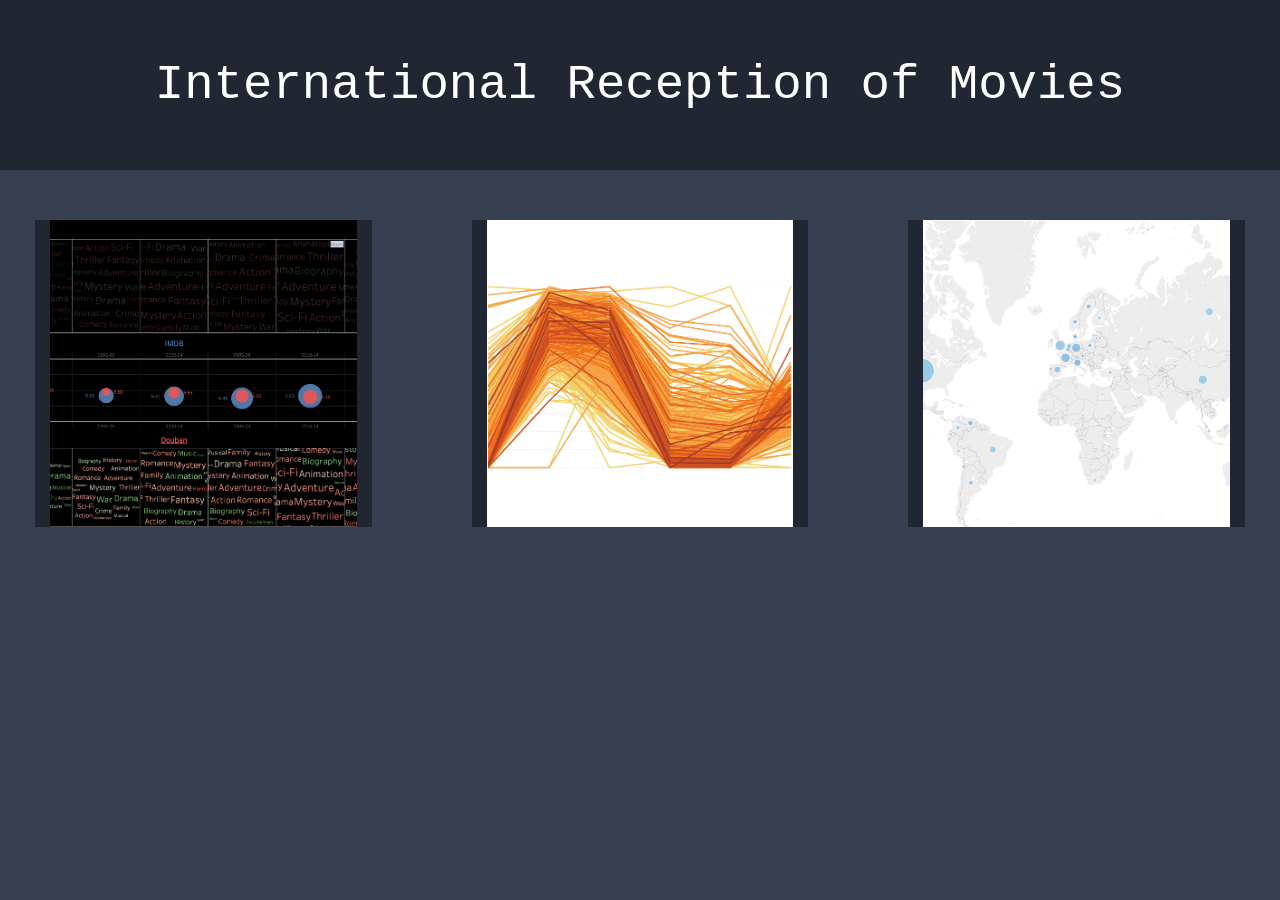
<file: datavis/visindex.html>
<!DOCTYPE html>
<html lang="en">
<head>
  <meta charset="utf-8">
    <meta http-equiv="X-UA-Compatible" content="IE=edge">
    <meta name="viewport" content="width=device-width, initial-scale=1">
    <!-- The above 3 meta tags *must* come first in the head; any other head content must come *after* these tags -->
    <meta name="description" content="">
    <meta name="author" content="">

  <title>International Reception of Movies</title>

  <!-- Bootstrap core CSS -->
  <link href="../dist/css/bootstrap.min.css" rel="stylesheet">

  <!-- IE10 viewport hack for Surface/desktop Windows 8 bug -->
  <link href="../assets/css/ie10-viewport-bug-workaround.css" rel="stylesheet">

  <!-- Custom styles for this template -->
  
  <style>

    html, body {
      width: 100%;
      height: 100%;
    }

    body {
      background-color: #364051;
      margin: 0;
      overflow: scroll;
      font-family: "Lucida Console", Monaco, monospace;
      cursor: default;
    }

    .title {
      color: white;
      padding: 50px;
      text-align: center;
      font-size: 350%;
      background-color: #202733;
    }

    h3 {
      color: white;
      padding: 50px;
      text-align: center;
    }

    .vis {
      color: white;
      /*display: none;*/
      padding: 5px 50px;
      text-align: center;
    }

    .column {
        float: left;
        width: 33.33%;
    }

    /* Clear floats after the columns */
    .row:after {
        content: "";
        display: table;
        clear: both;
    }

    .image {
        display: block;
        margin-left: auto;
        margin-right: auto;
        width: 50%;
        /*padding-top: 50px;
        padding-bottom:50px;*/
    }

    .middle {
      transition: .5s ease;
      opacity: 0;
      position: absolute;
      top: 50%;
      left: 50%;
      transform: translate(-50%, -50%);
      -ms-transform: translate(-50%, -50%);
      text-align: center;
    }

    .item {
      padding: 50px;
    }

    .container {
      position: relative;
      width: 100%;
      background-color: #202733;
    }

    .container:hover .image {
      opacity: 0.3;
    }

    .container:hover .middle {
      opacity: 1;
    }

    .text {
      color: white;
      font-size: 20px;
      position: absolute;
      top: 50%;
      left: 50%;
      transform: translate(-50%, -50%);
      -ms-transform: translate(-50%, -50%);
      text-align: center;
      opacity: 1;
    }


  </style>
</head>

<body>
  <div class="title">
    International Reception of Movies
  </div>

  <div class="row">

    <div class="column">
      <div class="item">
        <div class="container">
          <a href="vis1.html">
            <img src="img/vis1.png" alt="HTML5 Icon" style="width:100%; height:100%;" class="image">
            <div class="middle">
              <div class="text">IMDb/Douban Analysis</div>
            </div>
          </a>
        </div>
      </div>
    </div>

    <div class="column">
      <div class="item">
        <div class="container">
          <a href="vis2.html">
            <img src="img/vis2.png" alt="HTML5 Icon" style="width:100%; height:100%;" class="image">
            <div class="middle">
              <div class="text">Parallel Coordinates</div>
            </div>
          </a>
        </div>
      </div>
    </div>

    <div class="column">
      <div class="item">
        <div class="container">
          <a href="vis3.html">
            <img src="img/vis3.png" alt="HTML5 Icon" style="width:100%; height:100%;" class="image">
            <div class="middle">
              <div class="text">Geographic Analysis</div>
            </div>
          </a>
        </div>
      </div>
    </div>

  </div>

  <!-- <div class="row">

    <div class="column">
      <div class="item">
        <div class="container">
          <a href="vis4.html">
            <img src="img/vis4.png" alt="HTML5 Icon" style="width:100%; height:100%;" class="image">
            <div class="middle">
              <div class="text">Treemap Visualizations</div>
            </div>
          </a>
        </div>
      </div>
    </div> -->

    <!-- <div class="column">
      <div class="item">
        <div class="container">
          <a href="vis2.html">
            <img src="img/vis2.png" alt="HTML5 Icon" style="width:100%; height:100%;" class="image">
            <div class="middle">
              <div class="text">Parallel Coordinates</div>
            </div>
          </a>
        </div>
      </div>
    </div>

    <div class="column">
      <div class="item">
        <div class="container">
          <a href="vis3.html">
            <img src="img/vis3.png" alt="HTML5 Icon" style="width:100%; height:100%;" class="image">
            <div class="middle">
              <div class="text">Geographic Visualization</div>
            </div>
          </a>
        </div>
      </div>
    </div> -->

  <!-- </div> -->






</body>
</file>
<file: css/home.css>
@import url(https://fonts.googleapis.com/css?family=Khula);
html {
  height: 100%;
}

body {
  margin: 0;
  height: 100%;
  font: 'Khula', sans-serif;
}

h1, h2, h3, h4, h5, h6 {
    font-family: 'Khula',sans-serif;
}
p, div {
    font-family: 'Khula',sans-serif;
}

/* Remove the navbar's default margin-bottom and rounded borders */ 
.navbar {
  /*position: fixed;*/
  height: 140px;
  width: 100%;
  margin-bottom: 0;
  border-radius: 0;
}

/* Set height of the grid so .sidenav can be 100% (adjust as needed) */
/*.row.content {height: 550px}*/

/* Set gray background color and 100% height */
.sidenav {
  padding-top: 10px;
  /*background-color: #f1f1f1;*/
  height: 100%;
  text-align: left;
}

/* Sidebar navigation */
.nav-sidebar {
  margin-right: 0px; /* 20px padding + 1px border */
  margin-bottom: 0px;
  margin-left: 0px;
}
.nav-sidebar > li > a {
  padding-right: 0px;
  padding-left: 0px;
  color: #000;
  font-size: 120%;
}
.nav-sidebar > .active > a,
.nav-sidebar > .active > a:hover,
.nav-sidebar > .active > a:focus {
  color: #75BEFF;
  /*background-color: #234059;*/
}

.projectlist {
  text-align: left;
}

.img {
    image-orientation: from-image;
}

.navbar-brand
{
    position: relative;
    top: 80px;
    left: 105px;
    /*width: 100%;*/
    font-size: 40px !important;
    color: #000 !important;
    /*text-align: center;*/
    /*margin:0 auto;*/
}

/* Set black background color, white text and some padding */
/*footer {
  background-color: #555;
  color: white;
  padding: 15px;
}*/

/* On small screens, set height to 'auto' for sidenav and grid */
@media screen and (max-width: 767px) {
  .sidenav {
    height: auto;
    padding: 15px;
  }
  .row.content {height:auto;} 
}
</file>
<file: assets/css/ie10-viewport-bug-workaround.css>
/*!
 * IE10 viewport hack for Surface/desktop Windows 8 bug
 * Copyright 2014-2015 Twitter, Inc.
 * Licensed under MIT (https://github.com/twbs/bootstrap/blob/master/LICENSE)
 */

/*
 * See the Getting Started docs for more information:
 * http://getbootstrap.com/getting-started/#support-ie10-width
 */
@-ms-viewport     { width: device-width; }
@-o-viewport      { width: device-width; }
@viewport         { width: device-width; }
</file>
